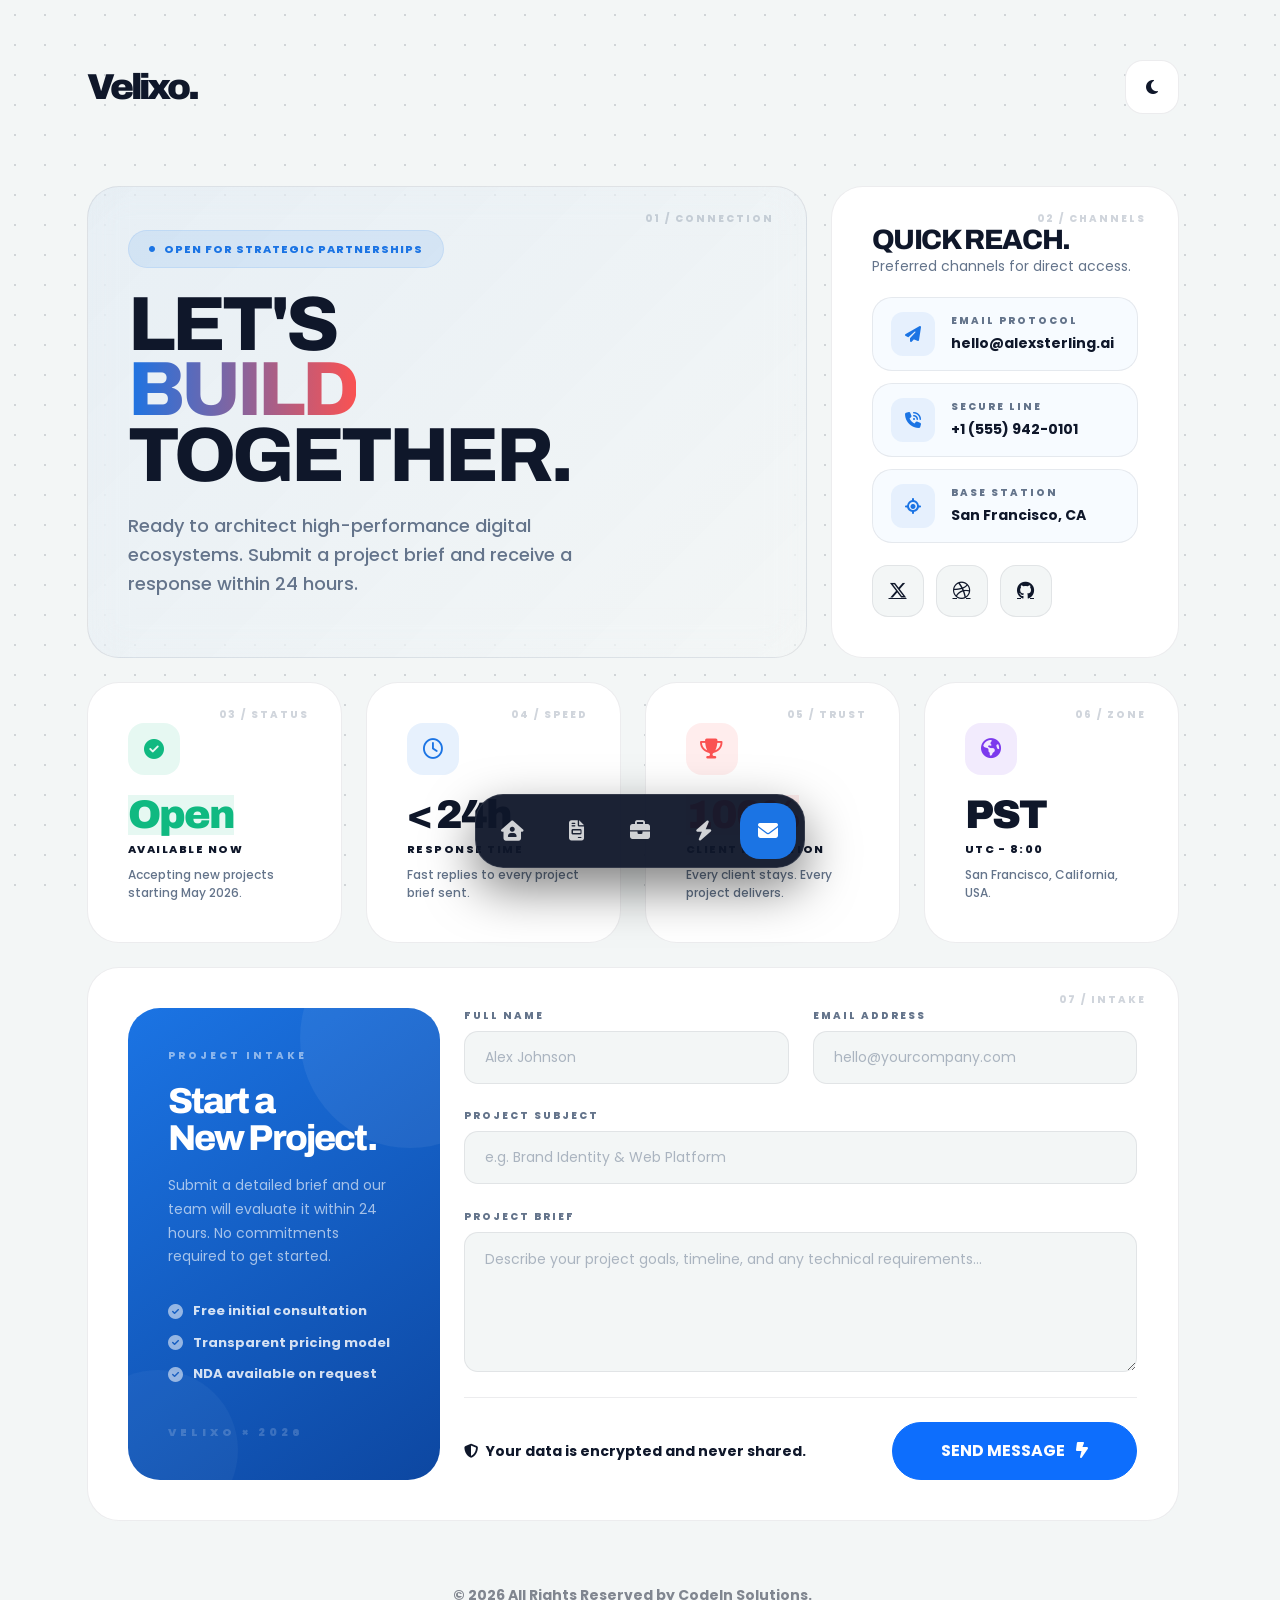
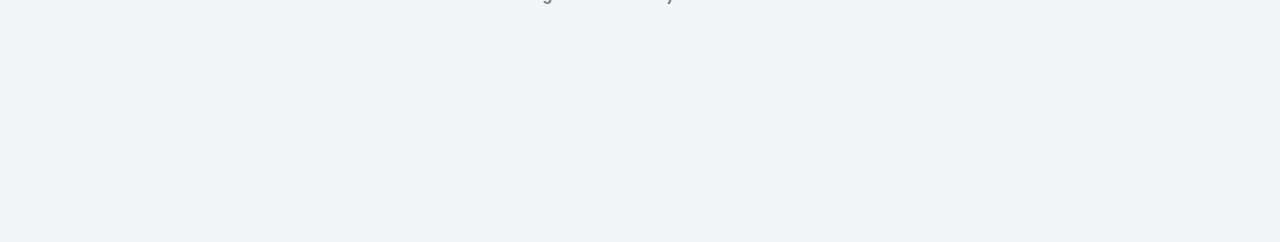
<file: contact.html>
<!DOCTYPE html>
<html lang="en">
<head>
    <meta charset="UTF-8">
    <script>if(localStorage.getItem('theme')==='dark')document.documentElement.classList.add('dark-theme');</script>
    <meta name="viewport" content="width=device-width, initial-scale=1.0">
    <title>Contact - Alex Sterling | Velixo Elite Architect</title>
    <meta name="description" content="Get in touch with Alex Sterling for elite architectural projects and technical consulting.">
    <link rel="icon" href="../assets/img/favicon.svg" type="image/svg+xml">

    <!-- CSS LIBRARIES -->
    <link rel="stylesheet" href="../assets/css/bootstrap.min.css">
    <link rel="stylesheet" href="../assets/css/fontawesome.min.css">
    <link rel="stylesheet" href="../assets/css/animate.min.css">
    <link rel="stylesheet" href="../assets/css/google-fonts.css">
    <link rel="stylesheet" href="../assets/css/main.css">
    <link href="https://fonts.googleapis.com/css2?family=Poppins:wght@400;500;700;800;900&family=Archivo:wght@300&family=Space+Grotesk:wght@300&display=swap" rel="stylesheet">
    <link rel="stylesheet" href="https://cdnjs.cloudflare.com/ajax/libs/font-awesome/6.5.2/css/all.min.css">
</head>
<body class="contact-page">

    <!-- START NAVIGATION DOCK -->
    <div class="nav-container animate__animated animate__fadeInUp">
        <nav class="nav-dock">
            <a href="index.html" class="dock-item">
                <i class="fa-solid fa-house-user"></i>
                <span>Home</span>
            </a>
            <a href="resume.html" class="dock-item">
                <i class="fa-solid fa-file-invoice"></i>
                <span>Resume</span>
            </a>
            <a href="works.html" class="dock-item">
                <i class="fa-solid fa-briefcase"></i>
                <span>Projects</span>
            </a>
            <a href="blog.html" class="dock-item">
                <i class="fa-solid fa-bolt"></i>
                <span>Feed</span>
            </a>
            <a href="contact.html" class="dock-item active">
                <i class="fa-solid fa-envelope"></i>
                <span>Contact</span>
            </a>
        </nav>
    </div>
    <!-- END NAVIGATION DOCK -->

    <div class="container bento-container">

        <!-- START HEADER -->
        <header class="d-flex justify-content-between align-items-center mb-5 animate__animated animate__fadeInDown">
            <div class="logo-text">Velixo.</div>
            <div class="controls d-flex gap-3">
                <div class="control-btn dark-toggle" id="theme-toggle">
                    <i class="fa-solid fa-moon"></i>
                </div>
            </div>
        </header>
        <!-- END HEADER -->

        <!-- START HERO SECTION -->
        <div class="bento-card card-hero wow animate__fadeInLeft">
            <span class="card-number">01 / CONNECTION</span>
            <div class="badge-status">
                <i class="fa-solid fa-circle"></i>
                Open for Strategic Partnerships
            </div>
            <h1 class="hero-title">LET'S<br><span>BUILD</span><br>TOGETHER.</h1>
            <p class="hero-desc">Ready to architect high-performance digital ecosystems. Submit a project brief and receive a response within 24 hours.</p>
        </div>
        <!-- END HERO SECTION -->

        <!-- START CHANNELS SECTION -->
        <div class="bento-card card-channels wow animate__fadeInRight">
            <span class="card-number">02 / CHANNELS</span>
            <h3 class="text-uppercase mb-1">Quick Reach.</h3>
            <p class="small text-muted mb-0">Preferred channels for direct access.</p>

            <div class="contact-reach-list">
                <div class="contact-channel-item">
                    <div class="cci-icon">
                        <i class="fa-solid fa-paper-plane"></i>
                    </div>
                    <div>
                        <span class="cci-label">Email Protocol</span>
                        <a href="mailto:hello@alexsterling.ai" class="cci-value">hello@alexsterling.ai</a>
                    </div>
                </div>
                <div class="contact-channel-item">
                    <div class="cci-icon">
                        <i class="fa-solid fa-phone-volume"></i>
                    </div>
                    <div>
                        <span class="cci-label">Secure Line</span>
                        <a href="tel:+15559420101" class="cci-value">+1 (555) 942-0101</a>
                    </div>
                </div>
                <div class="contact-channel-item">
                    <div class="cci-icon">
                        <i class="fa-solid fa-location-crosshairs"></i>
                    </div>
                    <div>
                        <span class="cci-label">Base Station</span>
                        <span class="cci-value">San Francisco, CA</span>
                    </div>
                </div>
            </div>

            <div class="social-pill mt-auto pt-2">
                <a href="#" class="social-btn"><i class="fa-brands fa-x-twitter"></i></a>
                <a href="#" class="social-btn"><i class="fa-brands fa-dribbble"></i></a>
                <a href="#" class="social-btn"><i class="fa-brands fa-github"></i></a>
            </div>
        </div>
        <!-- END CHANNELS SECTION -->

        <!-- START STATS SECTION -->
        
        <!-- Availability Card -->
        <div class="bento-card card-contact-stat wow animate__fadeInUp">
            <span class="card-number">03 / STATUS</span>
            <div class="ccs-icon ccs-green">
                <i class="fa-solid fa-circle-check"></i>
            </div>
            <div class="ccs-metric ccs-green">Open</div>
            <div class="ccs-title">Available Now</div>
            <div class="ccs-desc">Accepting new projects starting May 2026.</div>
        </div>

        <!-- Response Card -->
        <div class="bento-card card-contact-stat wow animate__fadeInUp" data-wow-delay="0.1s">
            <span class="card-number">04 / SPEED</span>
            <div class="ccs-icon ccs-blue">
                <i class="fa-regular fa-clock"></i>
            </div>
            <div class="ccs-metric">&lt; 24h</div>
            <div class="ccs-title">Response Time</div>
            <div class="ccs-desc">Fast replies to every project brief sent.</div>
        </div>

        <!-- Retention Card -->
        <div class="bento-card card-contact-stat wow animate__fadeInUp" data-wow-delay="0.2s">
            <span class="card-number">05 / TRUST</span>
            <div class="ccs-icon ccs-coral">
                <i class="fa-solid fa-trophy"></i>
            </div>
            <div class="ccs-metric ccs-coral">100%</div>
            <div class="ccs-title">Client Retention</div>
            <div class="ccs-desc">Every client stays. Every project delivers.</div>
        </div>

        <!-- Timezone Card -->
        <div class="bento-card card-contact-stat wow animate__fadeInUp" data-wow-delay="0.3s">
            <span class="card-number">06 / ZONE</span>
            <div class="ccs-icon ccs-purple">
                <i class="fa-solid fa-earth-americas"></i>
            </div>
            <div class="ccs-metric">PST</div>
            <div class="ccs-title">UTC &minus; 8:00</div>
            <div class="ccs-desc">San Francisco, California, USA.</div>
        </div>
        <!-- END STATS SECTION -->

        <!-- START INTAKE SECTION -->
        <div class="bento-card card-protocol wow animate__fadeInUp">
            <span class="card-number">07 / INTAKE</span>
            <div class="row g-0 h-100">

                <!-- Left: Intro Panel -->
                <div class="col-lg-4 mb-4 mb-lg-0 pe-lg-4">
                    <div class="form-intro-panel">
                        <div class="fip-label">Project Intake</div>
                        <h2 class="fip-title">Start a<br>New Project.</h2>
                        <p class="fip-desc">Submit a detailed brief and our team will evaluate it within 24 hours. No commitments required to get started.</p>
                        <div class="fip-checklist mt-auto">
                            <div class="fip-check-item">
                                <i class="fa-solid fa-circle-check"></i>
                                <span>Free initial consultation</span>
                            </div>
                            <div class="fip-check-item">
                                <i class="fa-solid fa-circle-check"></i>
                                <span>Transparent pricing model</span>
                            </div>
                            <div class="fip-check-item">
                                <i class="fa-solid fa-circle-check"></i>
                                <span>NDA available on request</span>
                            </div>
                        </div>
                        <div class="fip-signature">VELIXO &times; 2026</div>
                    </div>
                </div>

                <!-- Right: Form -->
                <div class="col-lg-8">
                    <form id="contact-form" class="velixo-form h-100 d-flex flex-column">
                        <div class="row g-4 flex-grow-1">
                            <div class="col-md-6">
                                <div class="vx-field">
                                    <label for="name">Full Name</label>
                                    <input type="text" id="name" class="vx-input" placeholder="Alex Johnson" required>
                                </div>
                            </div>
                            <div class="col-md-6">
                                <div class="vx-field">
                                    <label for="email">Email Address</label>
                                    <input type="email" id="email" class="vx-input" placeholder="hello@yourcompany.com" required>
                                </div>
                            </div>
                            <div class="col-12">
                                <div class="vx-field">
                                    <label for="subject">Project Subject</label>
                                    <input type="text" id="subject" class="vx-input" placeholder="e.g. Brand Identity & Web Platform" required>
                                </div>
                            </div>
                            <div class="col-12">
                                <div class="vx-field">
                                    <label for="message">Project Brief</label>
                                    <textarea id="message" class="vx-input" placeholder="Describe your project goals, timeline, and any technical requirements..." required></textarea>
                                </div>
                            </div>
                        </div>
                        <div class="d-flex align-items-center justify-content-between flex-wrap gap-3 mt-4 pt-4" style="border-top: 1px solid var(--velixo-border);">
                            <p class="small opacity-40 fw-bold mb-0">
                                <i class="fa-solid fa-shield-halved me-2"></i>Your data is encrypted and never shared.
                            </p>
                            <button type="submit" class="btn btn-primary rounded-pill px-5 py-3 fw-bold text-uppercase">
                                Send Message <i class="fa-solid fa-bolt-lightning ms-2"></i>
                            </button>
                        </div>
                    </form>
                </div>

            </div>
        </div>
        <!-- END INTAKE SECTION -->

        <!-- START FOOTER -->
        <footer class="card-footer col-12">
            <p class="small opacity-50 fw-bold">© 2026 All Rights Reserved by CodeIn Solutions.</p>
        </footer>
        <!-- END FOOTER -->

    </div>

    <!-- JS LIBRARIES -->
    <script src="../assets/js/jquery.min.js"></script>
    <script src="../assets/js/bootstrap.bundle.min.js"></script>
    <script src="../assets/js/wow.min.js"></script>
    <script src="../assets/js/main.js"></script>
</body>
</html>
</file>
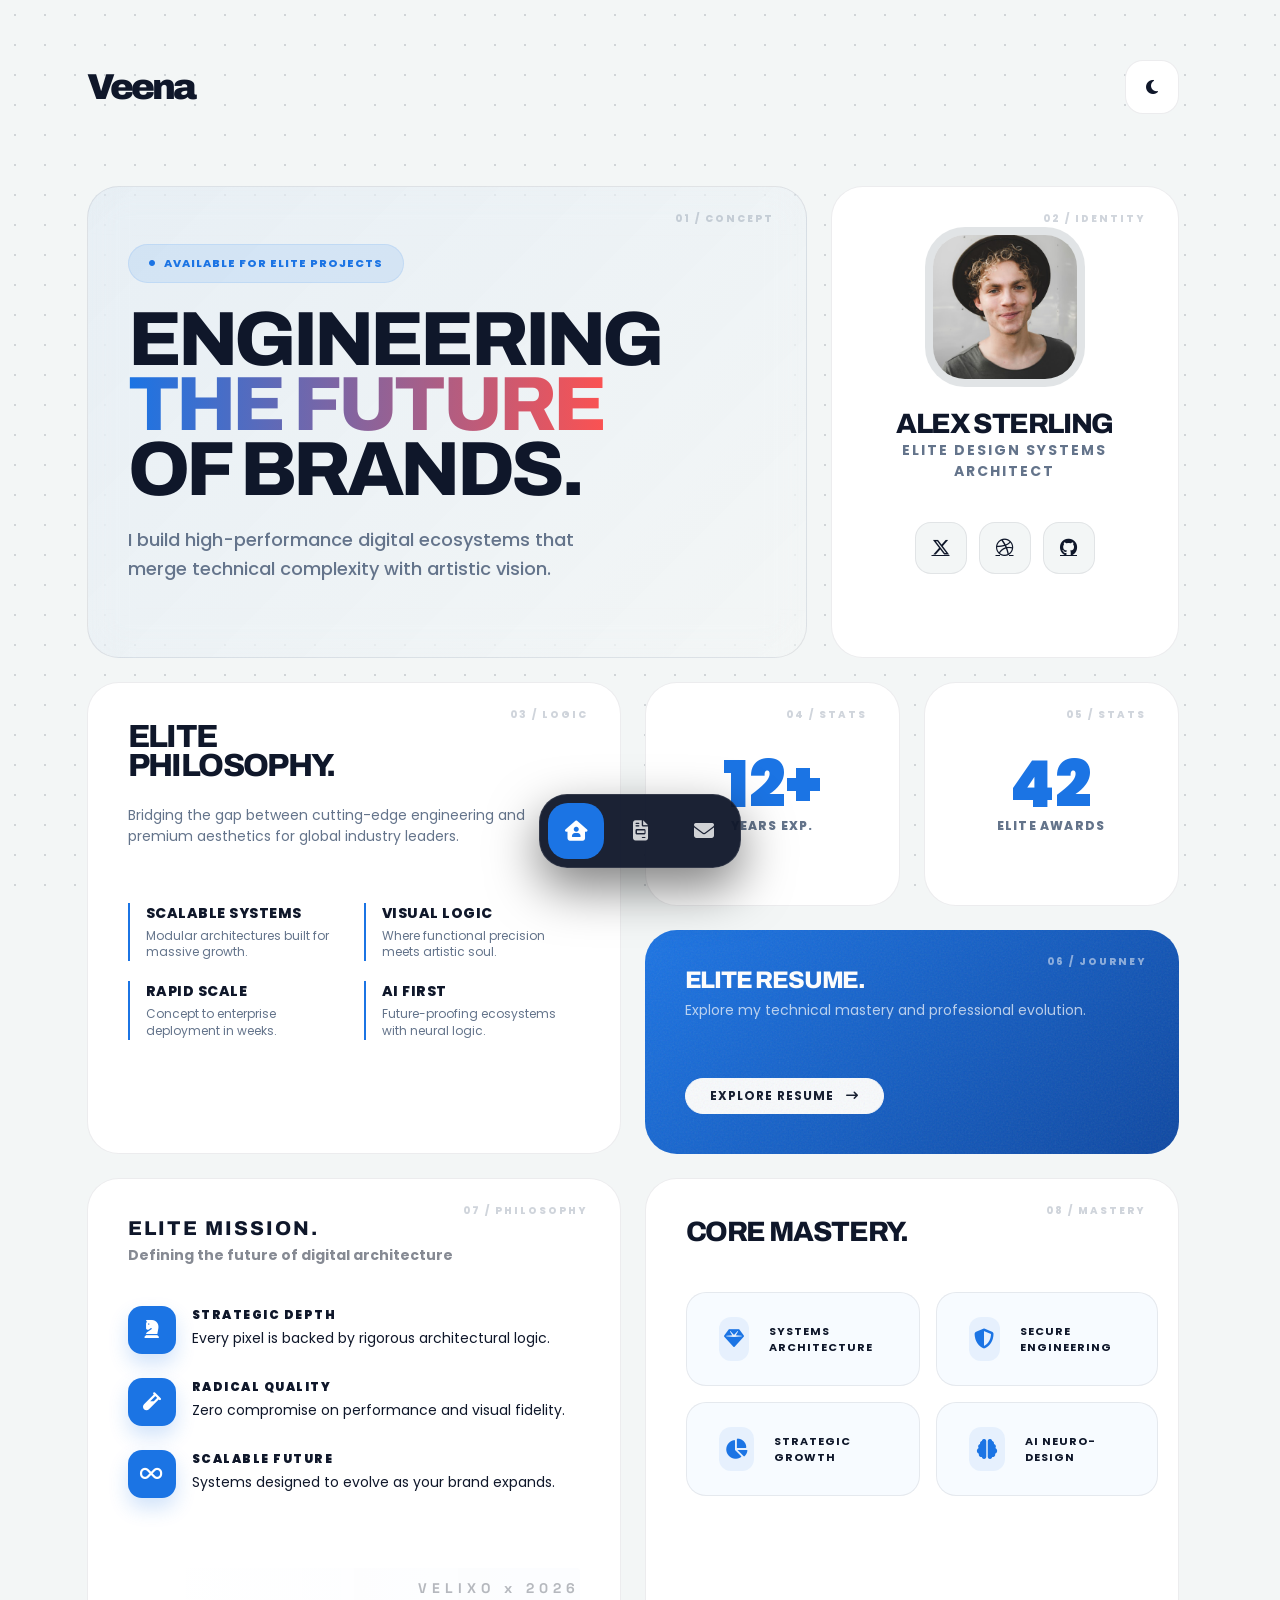
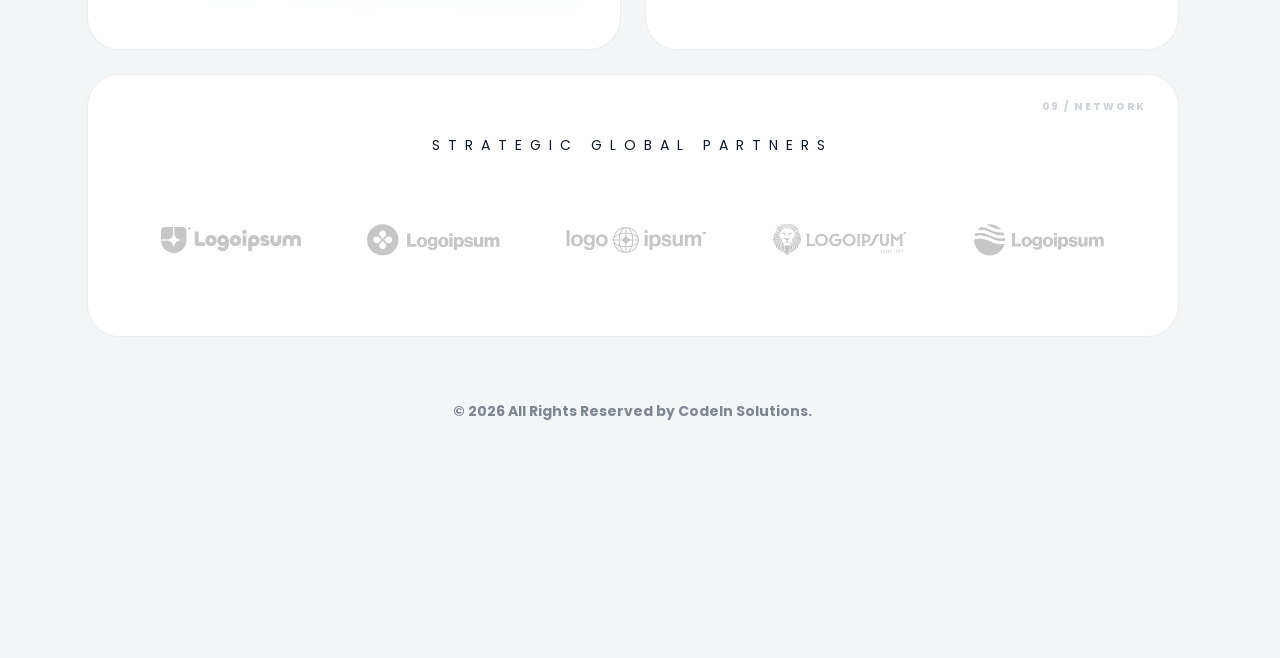
<file: indexx.html>
<!doctype html>
<html lang="en">

<head>
    <meta charset="UTF-8" />
    <script>
        if (localStorage.getItem("theme") === "dark")
            document.documentElement.classList.add("dark-theme");
    </script>
    <meta name="viewport" content="width=device-width, initial-scale=1.0" />
    <title>Veena</title>
    <meta name="description" content="Premium portfolio of Alex Sterling, an Elite Design Systems Architect." />
    <link rel="icon" href="../assets/img/favicon.svg" type="image/svg+xml" />

    <!-- CSS LIBRARIES -->
    <link rel="stylesheet" href="../assets/css/bootstrap.min.css" />
    <link rel="stylesheet" href="../assets/css/fontawesome.min.css" />
    <link rel="stylesheet" href="../assets/css/animate.min.css" />
    <link rel="stylesheet" href="../assets/css/google-fonts.css" />
    <link rel="stylesheet" href="../assets/css/main.css" />
    <link href="https://fonts.googleapis.com/css2?family=Poppins:wght@400;500;700;800;900&family=Archivo:wght@300&family=Space+Grotesk:wght@300&display=swap" rel="stylesheet">
    <link rel="stylesheet" href="https://cdnjs.cloudflare.com/ajax/libs/font-awesome/6.5.2/css/all.min.css">
</head>

<body>
    <!-- START NAVIGATION DOCK -->
    <div class="nav-container animate__animated animate__fadeInUp">
        <nav class="nav-dock">
            <a href="index.html" class="dock-item active">
          <i class="fa-solid fa-house-user"></i>
          <span>Home</span>
        </a>
            <a href="resume.html" class="dock-item">
          <i class="fa-solid fa-file-invoice"></i>
          <span>Resume</span>
        </a>
            <!-- <a href="works.html" class="dock-item">
          <i class="fa-solid fa-briefcase"></i>
          <span>Projects</span>
        </a> -->
            <!-- <a href="blog.html" class="dock-item">
          <i class="fa-solid fa-bolt"></i>
          <span>Feed</span>
        </a> -->
            <a href="contact.html" class="dock-item">
          <i class="fa-solid fa-envelope"></i>
          <span>Contact</span>
        </a>
        </nav>
    </div>
    <!-- END NAVIGATION DOCK -->

    <div class="container bento-container">
        <!-- START HEADER -->
        <header class="d-flex justify-content-between align-items-center mb-5 animate__animated animate__fadeInDown">
            <div class="logo-text">Veena</div>
            <div class="controls d-flex gap-3">
                <div class="control-btn dark-toggle" id="theme-toggle">
                    <i class="fa-solid fa-moon"></i>
                </div>
            </div>
        </header>
        <!-- END HEADER -->

        <!-- START HERO SECTION -->
        <div class="bento-card card-hero wow animate__fadeInLeft">
            <span class="card-number">01 / CONCEPT</span>
            <div class="badge-status">
                <i class="fa-solid fa-circle"></i> Available for elite projects
            </div>
            <h1 class="hero-title">
                ENGINEERING<br /><span>THE FUTURE</span><br />OF BRANDS.
            </h1>
            <p class="hero-desc">
                I build high-performance digital ecosystems that merge technical complexity with artistic vision.
            </p>
        </div>
        <!-- END HERO SECTION -->

        <!-- START PROFILE SECTION -->
        <div class="bento-card card-profile wow animate__fadeInRight">
            <span class="card-number">02 / IDENTITY</span>
            <div class="avatar-box">
                <img src="../assets/img/avatar-1.jpg" alt="Alex Sterling" />
            </div>
            <h3 class="mb-1 text-uppercase">Alex Sterling</h3>
            <p class="text-muted small fw-bold text-uppercase">
                Elite Design Systems Architect
            </p>

            <div class="social-pill">
                <a href="#" class="social-btn"><i class="fa-brands fa-x-twitter"></i
          ></a>
                <a href="#" class="social-btn"><i class="fa-brands fa-dribbble"></i
          ></a>
                <a href="#" class="social-btn"><i class="fa-brands fa-github"></i></a>
            </div>
        </div>
        <!-- END PROFILE SECTION -->

        <!-- START ABOUT SECTION -->
        <div class="bento-card card-about wow animate__fadeInUp">
            <span class="card-number">03 / LOGIC</span>
            <h2 class="text-uppercase">Elite<br />Philosophy.</h2>
            <p class="text-muted small mb-4">
                Bridging the gap between cutting-edge engineering and premium aesthetics for global industry leaders.
            </p>

            <div class="pillar-grid">
                <div class="pillar-item">
                    <div class="pillar-title">Scalable Systems</div>
                    <p class="pill-text">
                        Modular architectures built for massive growth.
                    </p>
                </div>
                <div class="pillar-item">
                    <div class="pillar-title">Visual Logic</div>
                    <p class="pill-text">
                        Where functional precision meets artistic soul.
                    </p>
                </div>
                <div class="pillar-item">
                    <div class="pillar-title">Rapid Scale</div>
                    <p class="pill-text">Concept to enterprise deployment in weeks.</p>
                </div>
                <div class="pillar-item">
                    <div class="pillar-title">AI First</div>
                    <p class="pill-text">
                        Future-proofing ecosystems with neural logic.
                    </p>
                </div>
            </div>
        </div>
        <!-- END ABOUT SECTION -->

        <!-- START STATS SECTION -->
        <div class="bento-card card-skills wow animate__zoomIn" data-wow-delay="0.1s">
            <span class="card-number">04 / STATS</span>
            <div class="stat-item">
                <span class="stat-num">12+</span>
                <span class="stat-label d-block">Years Exp.</span>
            </div>
        </div>
        <div class="bento-card card-skills wow animate__zoomIn" data-wow-delay="0.2s">
            <span class="card-number">05 / STATS</span>
            <div class="stat-item">
                <span class="stat-num">42</span>
                <span class="stat-label d-block">Elite Awards</span>
            </div>
        </div>
        <!-- END STATS SECTION -->

        <!-- START RESUME SECTION -->
        <div class="bento-card card-resume wow animate__fadeInUp">
            <span class="card-number">06 / JOURNEY</span>
            <h3 class="text-uppercase mb-2">Elite Resume.</h3>
            <p class="small mb-4">
                Explore my technical mastery and professional evolution.
            </p>
            <div class="mt-auto">
                <a href="resume.html" class="btn btn-light rounded-pill px-4 py-2 fw-bold text-uppercase">
            Explore Resume <i class="fa-solid fa-arrow-right-long ms-2"></i>
          </a>
            </div>
        </div>
        <!-- END RESUME SECTION -->

        <!-- START MISSION SECTION -->
        <div class="bento-card card-hub wow animate__fadeInUp">
            <span class="card-number">07 / PHILOSOPHY</span>

            <div class="mission-header mb-4">
                <h3 class="text-uppercase">Elite Mission.</h3>
                <p class="small opacity-50 fw-bold">
                    Defining the future of digital architecture
                </p>
            </div>

            <div class="value-stack w-100">
                <div class="value-item d-flex align-items-start gap-3 mb-4">
                    <div class="value-icon">
                        <i class="fa-solid fa-chess-knight"></i>
                    </div>
                    <div>
                        <div class="value-title">STRATEGIC DEPTH</div>
                        <p class="small opacity-60 mb-0">
                            Every pixel is backed by rigorous architectural logic.
                        </p>
                    </div>
                </div>

                <div class="value-item d-flex align-items-start gap-3 mb-4">
                    <div class="value-icon"><i class="fa-solid fa-vial"></i></div>
                    <div>
                        <div class="value-title">RADICAL QUALITY</div>
                        <p class="small opacity-60 mb-0">
                            Zero compromise on performance and visual fidelity.
                        </p>
                    </div>
                </div>

                <div class="value-item d-flex align-items-start gap-3">
                    <div class="value-icon"><i class="fa-solid fa-infinity"></i></div>
                    <div>
                        <div class="value-title">SCALABLE FUTURE</div>
                        <p class="small opacity-60 mb-0">
                            Systems designed to evolve as your brand expands.
                        </p>
                    </div>
                </div>
            </div>

            <div class="hub-footer mt-auto w-100">
                <div class="signature-text">VELIXO x 2026</div>
            </div>
        </div>
        <!-- END MISSION SECTION -->

        <!-- START SERVICES SECTION -->
        <div class="bento-card card-services wow animate__fadeInUp">
            <span class="card-number">08 / MASTERY</span>
            <h3 class="text-uppercase mb-4">Core Mastery.</h3>
            <div class="expertise-list">
                <div class="expertise-item">
                    <i class="fa-solid fa-gem"></i>
                    <span class="fw-bold text-uppercase">Systems Architecture</span>
                </div>
                <div class="expertise-item">
                    <i class="fa-solid fa-shield-halved"></i>
                    <span class="fw-bold text-uppercase">Secure Engineering</span>
                </div>
                <div class="expertise-item">
                    <i class="fa-solid fa-chart-pie"></i>
                    <span class="fw-bold text-uppercase">Strategic Growth</span>
                </div>
                <div class="expertise-item">
                    <i class="fa-solid fa-brain"></i>
                    <span class="fw-bold text-uppercase">AI Neuro-Design</span>
                </div>
            </div>
        </div>
        <!-- END SERVICES SECTION -->

        <!-- START CLIENTS SECTION -->
        <div class="bento-card card-clients wow animate__fadeInUp">
            <span class="card-number">09 / NETWORK</span>
            <p class="small text-uppercase fw-black opacity-30 mb-5">
                Strategic Global Partners
            </p>
            <div class="client-grid">
                <div class="client-item">
                    <img src="../assets/img/logo-ipsum-1.png" class="client-logo" alt="Partner 1" />
                </div>
                <div class="client-item">
                    <img src="../assets/img/logo-ipsum-2.png" class="client-logo" alt="Partner 2" />
                </div>
                <div class="client-item">
                    <img src="../assets/img/logo-ipsum-3.png" class="client-logo" alt="Partner 3" />
                </div>
                <div class="client-item">
                    <img src="../assets/img/logo-ipsum-4.png" class="client-logo" alt="Partner 4" />
                </div>
                <div class="client-item">
                    <img src="../assets/img/logo-ipsum-5.png" class="client-logo" alt="Partner 5" />
                </div>
            </div>
        </div>
        <!-- END CLIENTS SECTION -->

        <!-- START FOOTER -->
        <footer class="card-footer">
            <p class="small opacity-50 fw-bold">
                © 2026 All Rights Reserved by CodeIn Solutions.
            </p>
        </footer>
        <!-- END FOOTER -->
    </div>

    <!-- JS LIBRARIES -->
    <script src="../assets/js/jquery.min.js"></script>
    <script src="../assets/js/bootstrap.bundle.min.js"></script>
    <script src="../assets/js/wow.min.js"></script>
    <script src="../assets/js/main.js"></script>
</body>

</html>
</file>
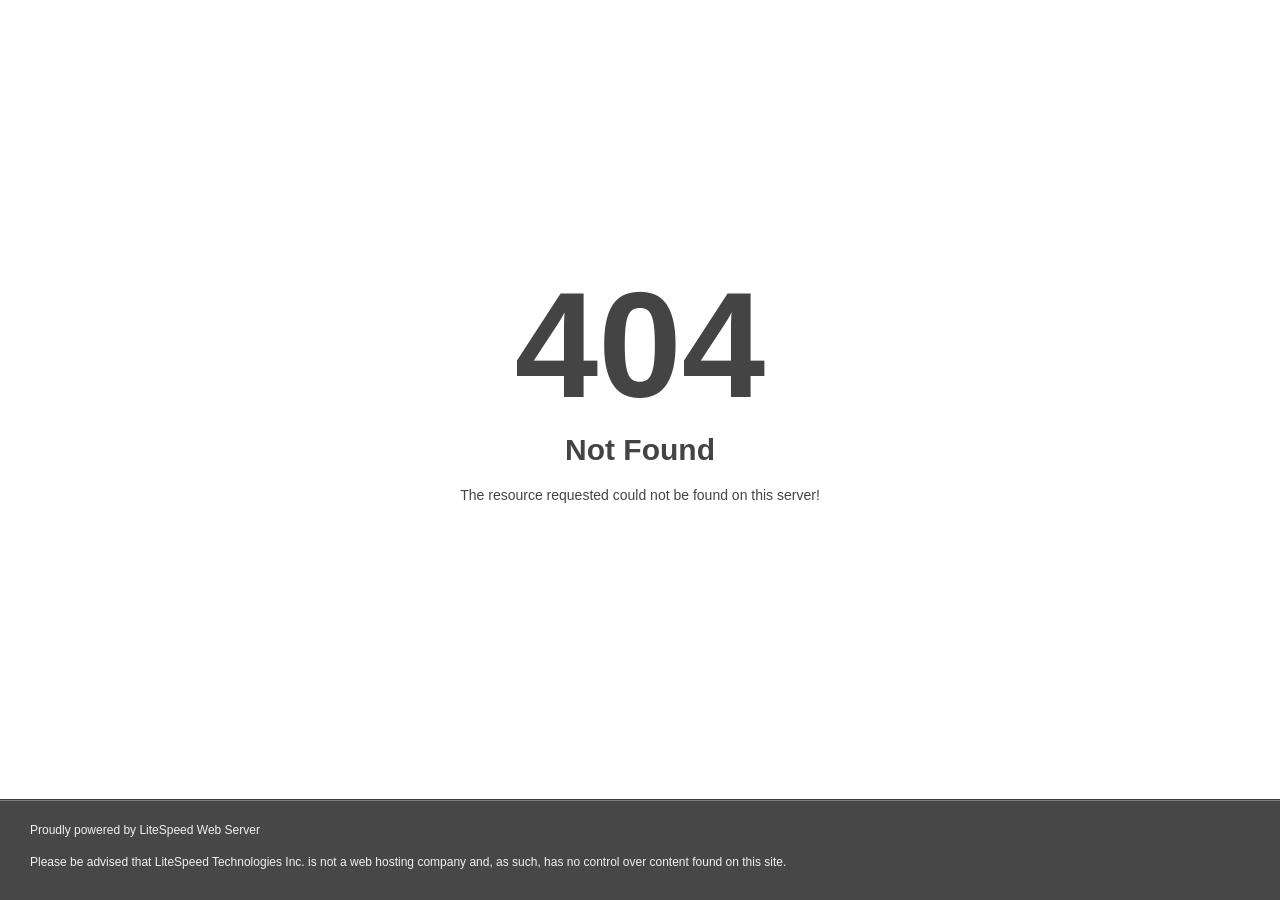
<file: public/main/img/preloader.html>
<!DOCTYPE html>
<html style="height:100%">
<head>
<meta name="viewport" content="width=device-width, initial-scale=1, shrink-to-fit=no" />
<title> 404 Not Found
</title><style>@media (prefers-color-scheme:dark){body{background-color:#000!important}}</style></head>
<body style="color: #444; margin:0;font: normal 14px/20px Arial, Helvetica, sans-serif; height:100%; background-color: #fff;">
<div style="height:auto; min-height:100%; ">     <div style="text-align: center; width:800px; margin-left: -400px; position:absolute; top: 30%; left:50%;">
        <h1 style="margin:0; font-size:150px; line-height:150px; font-weight:bold;">404</h1>
<h2 style="margin-top:20px;font-size: 30px;">Not Found
</h2>
<p>The resource requested could not be found on this server!</p>
</div></div><div style="color:#f0f0f0; font-size:12px;margin:auto;padding:0px 30px 0px 30px;position:relative;clear:both;height:100px;margin-top:-101px;background-color:#474747;border-top: 1px solid rgba(0,0,0,0.15);box-shadow: 0 1px 0 rgba(255, 255, 255, 0.3) inset;">
<br>Proudly powered by LiteSpeed Web Server<p>Please be advised that LiteSpeed Technologies Inc. is not a web hosting company and, as such, has no control over content found on this site.</p></div></body></html>
</file>
<file: assets/css/google-fonts.css>
/* vietnamese */

@font-face {
    font-family: 'Archivo';
    font-style: normal;
    font-weight: 300;
    font-stretch: 100%;
    font-display: swap;
    src: url(../fonts/archivo-vietnamese-300.woff2) format('woff2');
    unicode-range: U+0102-0103, U+0110-0111, U+0128-0129, U+0168-0169, U+01A0-01A1, U+01AF-01B0, U+0300-0301, U+0303-0304, U+0308-0309, U+0323, U+0329, U+1EA0-1EF9, U+20AB;
}

/* latin-ext */

@font-face {
    font-family: 'Archivo';
    font-style: normal;
    font-weight: 300;
    font-stretch: 100%;
    font-display: swap;
    src: url(../fonts/archivo-latin-ext-300.woff2) format('woff2');
    unicode-range: U+0100-02BA, U+02BD-02C5, U+02C7-02CC, U+02CE-02D7, U+02DD-02FF, U+0304, U+0308, U+0329, U+1D00-1DBF, U+1E00-1E9F, U+1EF2-1EFF, U+2020, U+20A0-20AB, U+20AD-20C0, U+2113, U+2C60-2C7F, U+A720-A7FF;
}

/* latin */

@font-face {
    font-family: 'Archivo';
    font-style: normal;
    font-weight: 300;
    font-stretch: 100%;
    font-display: swap;
    src: url(../fonts/archivo-latin-300.woff2) format('woff2');
    unicode-range: U+0000-00FF, U+0131, U+0152-0153, U+02BB-02BC, U+02C6, U+02DA, U+02DC, U+0304, U+0308, U+0329, U+2000-206F, U+20AC, U+2122, U+2191, U+2193, U+2212, U+2215, U+FEFF, U+FFFD;
}

/* vietnamese */

@font-face {
    font-family: 'Archivo';
    font-style: normal;
    font-weight: 400;
    font-stretch: 100%;
    font-display: swap;
    src: url(../fonts/archivo-vietnamese-300.woff2) format('woff2');
    unicode-range: U+0102-0103, U+0110-0111, U+0128-0129, U+0168-0169, U+01A0-01A1, U+01AF-01B0, U+0300-0301, U+0303-0304, U+0308-0309, U+0323, U+0329, U+1EA0-1EF9, U+20AB;
}

/* latin-ext */

@font-face {
    font-family: 'Archivo';
    font-style: normal;
    font-weight: 400;
    font-stretch: 100%;
    font-display: swap;
    src: url(../fonts/archivo-latin-ext-300.woff2) format('woff2');
    unicode-range: U+0100-02BA, U+02BD-02C5, U+02C7-02CC, U+02CE-02D7, U+02DD-02FF, U+0304, U+0308, U+0329, U+1D00-1DBF, U+1E00-1E9F, U+1EF2-1EFF, U+2020, U+20A0-20AB, U+20AD-20C0, U+2113, U+2C60-2C7F, U+A720-A7FF;
}

/* latin */

@font-face {
    font-family: 'Archivo';
    font-style: normal;
    font-weight: 400;
    font-stretch: 100%;
    font-display: swap;
    src: url(../fonts/archivo-latin-300.woff2) format('woff2');
    unicode-range: U+0000-00FF, U+0131, U+0152-0153, U+02BB-02BC, U+02C6, U+02DA, U+02DC, U+0304, U+0308, U+0329, U+2000-206F, U+20AC, U+2122, U+2191, U+2193, U+2212, U+2215, U+FEFF, U+FFFD;
}

/* vietnamese */

@font-face {
    font-family: 'Archivo';
    font-style: normal;
    font-weight: 500;
    font-stretch: 100%;
    font-display: swap;
    src: url(../fonts/archivo-vietnamese-300.woff2) format('woff2');
    unicode-range: U+0102-0103, U+0110-0111, U+0128-0129, U+0168-0169, U+01A0-01A1, U+01AF-01B0, U+0300-0301, U+0303-0304, U+0308-0309, U+0323, U+0329, U+1EA0-1EF9, U+20AB;
}

/* latin-ext */

@font-face {
    font-family: 'Archivo';
    font-style: normal;
    font-weight: 500;
    font-stretch: 100%;
    font-display: swap;
    src: url(../fonts/archivo-latin-ext-300.woff2) format('woff2');
    unicode-range: U+0100-02BA, U+02BD-02C5, U+02C7-02CC, U+02CE-02D7, U+02DD-02FF, U+0304, U+0308, U+0329, U+1D00-1DBF, U+1E00-1E9F, U+1EF2-1EFF, U+2020, U+20A0-20AB, U+20AD-20C0, U+2113, U+2C60-2C7F, U+A720-A7FF;
}

/* latin */

@font-face {
    font-family: 'Archivo';
    font-style: normal;
    font-weight: 500;
    font-stretch: 100%;
    font-display: swap;
    src: url(../fonts/archivo-latin-300.woff2) format('woff2');
    unicode-range: U+0000-00FF, U+0131, U+0152-0153, U+02BB-02BC, U+02C6, U+02DA, U+02DC, U+0304, U+0308, U+0329, U+2000-206F, U+20AC, U+2122, U+2191, U+2193, U+2212, U+2215, U+FEFF, U+FFFD;
}

/* vietnamese */

@font-face {
    font-family: 'Archivo';
    font-style: normal;
    font-weight: 600;
    font-stretch: 100%;
    font-display: swap;
    src: url(../fonts/archivo-vietnamese-300.woff2) format('woff2');
    unicode-range: U+0102-0103, U+0110-0111, U+0128-0129, U+0168-0169, U+01A0-01A1, U+01AF-01B0, U+0300-0301, U+0303-0304, U+0308-0309, U+0323, U+0329, U+1EA0-1EF9, U+20AB;
}

/* latin-ext */

@font-face {
    font-family: 'Archivo';
    font-style: normal;
    font-weight: 600;
    font-stretch: 100%;
    font-display: swap;
    src: url(../fonts/archivo-latin-ext-300.woff2) format('woff2');
    unicode-range: U+0100-02BA, U+02BD-02C5, U+02C7-02CC, U+02CE-02D7, U+02DD-02FF, U+0304, U+0308, U+0329, U+1D00-1DBF, U+1E00-1E9F, U+1EF2-1EFF, U+2020, U+20A0-20AB, U+20AD-20C0, U+2113, U+2C60-2C7F, U+A720-A7FF;
}

/* latin */

@font-face {
    font-family: 'Archivo';
    font-style: normal;
    font-weight: 600;
    font-stretch: 100%;
    font-display: swap;
    src: url(../fonts/archivo-latin-300.woff2) format('woff2');
    unicode-range: U+0000-00FF, U+0131, U+0152-0153, U+02BB-02BC, U+02C6, U+02DA, U+02DC, U+0304, U+0308, U+0329, U+2000-206F, U+20AC, U+2122, U+2191, U+2193, U+2212, U+2215, U+FEFF, U+FFFD;
}

/* vietnamese */

@font-face {
    font-family: 'Archivo';
    font-style: normal;
    font-weight: 700;
    font-stretch: 100%;
    font-display: swap;
    src: url(../fonts/archivo-vietnamese-300.woff2) format('woff2');
    unicode-range: U+0102-0103, U+0110-0111, U+0128-0129, U+0168-0169, U+01A0-01A1, U+01AF-01B0, U+0300-0301, U+0303-0304, U+0308-0309, U+0323, U+0329, U+1EA0-1EF9, U+20AB;
}

/* latin-ext */

@font-face {
    font-family: 'Archivo';
    font-style: normal;
    font-weight: 700;
    font-stretch: 100%;
    font-display: swap;
    src: url(../fonts/archivo-latin-ext-300.woff2) format('woff2');
    unicode-range: U+0100-02BA, U+02BD-02C5, U+02C7-02CC, U+02CE-02D7, U+02DD-02FF, U+0304, U+0308, U+0329, U+1D00-1DBF, U+1E00-1E9F, U+1EF2-1EFF, U+2020, U+20A0-20AB, U+20AD-20C0, U+2113, U+2C60-2C7F, U+A720-A7FF;
}

/* latin */

@font-face {
    font-family: 'Archivo';
    font-style: normal;
    font-weight: 700;
    font-stretch: 100%;
    font-display: swap;
    src: url(../fonts/archivo-latin-300.woff2) format('woff2');
    unicode-range: U+0000-00FF, U+0131, U+0152-0153, U+02BB-02BC, U+02C6, U+02DA, U+02DC, U+0304, U+0308, U+0329, U+2000-206F, U+20AC, U+2122, U+2191, U+2193, U+2212, U+2215, U+FEFF, U+FFFD;
}

/* vietnamese */

@font-face {
    font-family: 'Archivo';
    font-style: normal;
    font-weight: 900;
    font-stretch: 100%;
    font-display: swap;
    src: url(../fonts/archivo-vietnamese-300.woff2) format('woff2');
    unicode-range: U+0102-0103, U+0110-0111, U+0128-0129, U+0168-0169, U+01A0-01A1, U+01AF-01B0, U+0300-0301, U+0303-0304, U+0308-0309, U+0323, U+0329, U+1EA0-1EF9, U+20AB;
}

/* latin-ext */

@font-face {
    font-family: 'Archivo';
    font-style: normal;
    font-weight: 900;
    font-stretch: 100%;
    font-display: swap;
    src: url(../fonts/archivo-latin-ext-300.woff2) format('woff2');
    unicode-range: U+0100-02BA, U+02BD-02C5, U+02C7-02CC, U+02CE-02D7, U+02DD-02FF, U+0304, U+0308, U+0329, U+1D00-1DBF, U+1E00-1E9F, U+1EF2-1EFF, U+2020, U+20A0-20AB, U+20AD-20C0, U+2113, U+2C60-2C7F, U+A720-A7FF;
}

/* latin */

@font-face {
    font-family: 'Archivo';
    font-style: normal;
    font-weight: 900;
    font-stretch: 100%;
    font-display: swap;
    src: url(../fonts/archivo-latin-300.woff2) format('woff2');
    unicode-range: U+0000-00FF, U+0131, U+0152-0153, U+02BB-02BC, U+02C6, U+02DA, U+02DC, U+0304, U+0308, U+0329, U+2000-206F, U+20AC, U+2122, U+2191, U+2193, U+2212, U+2215, U+FEFF, U+FFFD;
}

/* devanagari */

@font-face {
    font-family: 'Poppins';
    font-style: normal;
    font-weight: 300;
    font-display: swap;
    src: url(../fonts/poppins-vietnamese-300.woff2) format('woff2');
    unicode-range: U+0900-097F, U+1CD0-1CF9, U+200C-200D, U+20A8, U+20B9, U+20F0, U+25CC, U+A830-A839, U+A8E0-A8FF, U+11B00-11B09;
}

/* latin-ext */

@font-face {
    font-family: 'Poppins';
    font-style: normal;
    font-weight: 300;
    font-display: swap;
    src: url(../fonts/poppins-vietnamese-300-2.woff2) format('woff2');
    unicode-range: U+0100-02BA, U+02BD-02C5, U+02C7-02CC, U+02CE-02D7, U+02DD-02FF, U+0304, U+0308, U+0329, U+1D00-1DBF, U+1E00-1E9F, U+1EF2-1EFF, U+2020, U+20A0-20AB, U+20AD-20C0, U+2113, U+2C60-2C7F, U+A720-A7FF;
}

/* latin */

@font-face {
    font-family: 'Poppins';
    font-style: normal;
    font-weight: 300;
    font-display: swap;
    src: url(../fonts/poppins-latin-300.woff2) format('woff2');
    unicode-range: U+0000-00FF, U+0131, U+0152-0153, U+02BB-02BC, U+02C6, U+02DA, U+02DC, U+0304, U+0308, U+0329, U+2000-206F, U+20AC, U+2122, U+2191, U+2193, U+2212, U+2215, U+FEFF, U+FFFD;
}

/* devanagari */

@font-face {
    font-family: 'Poppins';
    font-style: normal;
    font-weight: 400;
    font-display: swap;
    src: url(../fonts/poppins-devanagari-400.woff2) format('woff2');
    unicode-range: U+0900-097F, U+1CD0-1CF9, U+200C-200D, U+20A8, U+20B9, U+20F0, U+25CC, U+A830-A839, U+A8E0-A8FF, U+11B00-11B09;
}

/* latin-ext */

@font-face {
    font-family: 'Poppins';
    font-style: normal;
    font-weight: 400;
    font-display: swap;
    src: url(../fonts/poppins-latin-ext-400.woff2) format('woff2');
    unicode-range: U+0100-02BA, U+02BD-02C5, U+02C7-02CC, U+02CE-02D7, U+02DD-02FF, U+0304, U+0308, U+0329, U+1D00-1DBF, U+1E00-1E9F, U+1EF2-1EFF, U+2020, U+20A0-20AB, U+20AD-20C0, U+2113, U+2C60-2C7F, U+A720-A7FF;
}

/* latin */

@font-face {
    font-family: 'Poppins';
    font-style: normal;
    font-weight: 400;
    font-display: swap;
    src: url(../fonts/poppins-latin-400.woff2) format('woff2');
    unicode-range: U+0000-00FF, U+0131, U+0152-0153, U+02BB-02BC, U+02C6, U+02DA, U+02DC, U+0304, U+0308, U+0329, U+2000-206F, U+20AC, U+2122, U+2191, U+2193, U+2212, U+2215, U+FEFF, U+FFFD;
}

/* devanagari */

@font-face {
    font-family: 'Poppins';
    font-style: normal;
    font-weight: 500;
    font-display: swap;
    src: url(../fonts/poppins-vietnamese-500.woff2) format('woff2');
    unicode-range: U+0900-097F, U+1CD0-1CF9, U+200C-200D, U+20A8, U+20B9, U+20F0, U+25CC, U+A830-A839, U+A8E0-A8FF, U+11B00-11B09;
}

/* latin-ext */

@font-face {
    font-family: 'Poppins';
    font-style: normal;
    font-weight: 500;
    font-display: swap;
    src: url(../fonts/poppins-vietnamese-500-2.woff2) format('woff2');
    unicode-range: U+0100-02BA, U+02BD-02C5, U+02C7-02CC, U+02CE-02D7, U+02DD-02FF, U+0304, U+0308, U+0329, U+1D00-1DBF, U+1E00-1E9F, U+1EF2-1EFF, U+2020, U+20A0-20AB, U+20AD-20C0, U+2113, U+2C60-2C7F, U+A720-A7FF;
}

/* latin */

@font-face {
    font-family: 'Poppins';
    font-style: normal;
    font-weight: 500;
    font-display: swap;
    src: url(../fonts/poppins-latin-500.woff2) format('woff2');
    unicode-range: U+0000-00FF, U+0131, U+0152-0153, U+02BB-02BC, U+02C6, U+02DA, U+02DC, U+0304, U+0308, U+0329, U+2000-206F, U+20AC, U+2122, U+2191, U+2193, U+2212, U+2215, U+FEFF, U+FFFD;
}

/* devanagari */

@font-face {
    font-family: 'Poppins';
    font-style: normal;
    font-weight: 600;
    font-display: swap;
    src: url(../fonts/poppins-vietnamese-600.woff2) format('woff2');
    unicode-range: U+0900-097F, U+1CD0-1CF9, U+200C-200D, U+20A8, U+20B9, U+20F0, U+25CC, U+A830-A839, U+A8E0-A8FF, U+11B00-11B09;
}

/* latin-ext */

@font-face {
    font-family: 'Poppins';
    font-style: normal;
    font-weight: 600;
    font-display: swap;
    src: url(../fonts/poppins-vietnamese-600-2.woff2) format('woff2');
    unicode-range: U+0100-02BA, U+02BD-02C5, U+02C7-02CC, U+02CE-02D7, U+02DD-02FF, U+0304, U+0308, U+0329, U+1D00-1DBF, U+1E00-1E9F, U+1EF2-1EFF, U+2020, U+20A0-20AB, U+20AD-20C0, U+2113, U+2C60-2C7F, U+A720-A7FF;
}

/* latin */

@font-face {
    font-family: 'Poppins';
    font-style: normal;
    font-weight: 600;
    font-display: swap;
    src: url(../fonts/poppins-latin-600.woff2) format('woff2');
    unicode-range: U+0000-00FF, U+0131, U+0152-0153, U+02BB-02BC, U+02C6, U+02DA, U+02DC, U+0304, U+0308, U+0329, U+2000-206F, U+20AC, U+2122, U+2191, U+2193, U+2212, U+2215, U+FEFF, U+FFFD;
}

/* devanagari */

@font-face {
    font-family: 'Poppins';
    font-style: normal;
    font-weight: 700;
    font-display: swap;
    src: url(../fonts/poppins-vietnamese-700.woff2) format('woff2');
    unicode-range: U+0900-097F, U+1CD0-1CF9, U+200C-200D, U+20A8, U+20B9, U+20F0, U+25CC, U+A830-A839, U+A8E0-A8FF, U+11B00-11B09;
}

/* latin-ext */

@font-face {
    font-family: 'Poppins';
    font-style: normal;
    font-weight: 700;
    font-display: swap;
    src: url(../fonts/poppins-vietnamese-700-2.woff2) format('woff2');
    unicode-range: U+0100-02BA, U+02BD-02C5, U+02C7-02CC, U+02CE-02D7, U+02DD-02FF, U+0304, U+0308, U+0329, U+1D00-1DBF, U+1E00-1E9F, U+1EF2-1EFF, U+2020, U+20A0-20AB, U+20AD-20C0, U+2113, U+2C60-2C7F, U+A720-A7FF;
}

/* latin */

@font-face {
    font-family: 'Poppins';
    font-style: normal;
    font-weight: 700;
    font-display: swap;
    src: url(../fonts/poppins-latin-700.woff2) format('woff2');
    unicode-range: U+0000-00FF, U+0131, U+0152-0153, U+02BB-02BC, U+02C6, U+02DA, U+02DC, U+0304, U+0308, U+0329, U+2000-206F, U+20AC, U+2122, U+2191, U+2193, U+2212, U+2215, U+FEFF, U+FFFD;
}

/* devanagari */

@font-face {
    font-family: 'Poppins';
    font-style: normal;
    font-weight: 800;
    font-display: swap;
    src: url(../fonts/poppins-vietnamese-800.woff2) format('woff2');
    unicode-range: U+0900-097F, U+1CD0-1CF9, U+200C-200D, U+20A8, U+20B9, U+20F0, U+25CC, U+A830-A839, U+A8E0-A8FF, U+11B00-11B09;
}

/* latin-ext */

@font-face {
    font-family: 'Poppins';
    font-style: normal;
    font-weight: 800;
    font-display: swap;
    src: url(../fonts/poppins-vietnamese-800-2.woff2) format('woff2');
    unicode-range: U+0100-02BA, U+02BD-02C5, U+02C7-02CC, U+02CE-02D7, U+02DD-02FF, U+0304, U+0308, U+0329, U+1D00-1DBF, U+1E00-1E9F, U+1EF2-1EFF, U+2020, U+20A0-20AB, U+20AD-20C0, U+2113, U+2C60-2C7F, U+A720-A7FF;
}

/* latin */

@font-face {
    font-family: 'Poppins';
    font-style: normal;
    font-weight: 800;
    font-display: swap;
    src: url(../fonts/poppins-latin-800.woff2) format('woff2');
    unicode-range: U+0000-00FF, U+0131, U+0152-0153, U+02BB-02BC, U+02C6, U+02DA, U+02DC, U+0304, U+0308, U+0329, U+2000-206F, U+20AC, U+2122, U+2191, U+2193, U+2212, U+2215, U+FEFF, U+FFFD;
}

/* devanagari */

@font-face {
    font-family: 'Poppins';
    font-style: normal;
    font-weight: 900;
    font-display: swap;
    src: url(../fonts/poppins-vietnamese-900.woff2) format('woff2');
    unicode-range: U+0900-097F, U+1CD0-1CF9, U+200C-200D, U+20A8, U+20B9, U+20F0, U+25CC, U+A830-A839, U+A8E0-A8FF, U+11B00-11B09;
}

/* latin-ext */

@font-face {
    font-family: 'Poppins';
    font-style: normal;
    font-weight: 900;
    font-display: swap;
    src: url(../fonts/poppins-vietnamese-900-2.woff2) format('woff2');
    unicode-range: U+0100-02BA, U+02BD-02C5, U+02C7-02CC, U+02CE-02D7, U+02DD-02FF, U+0304, U+0308, U+0329, U+1D00-1DBF, U+1E00-1E9F, U+1EF2-1EFF, U+2020, U+20A0-20AB, U+20AD-20C0, U+2113, U+2C60-2C7F, U+A720-A7FF;
}

/* latin */

@font-face {
    font-family: 'Poppins';
    font-style: normal;
    font-weight: 900;
    font-display: swap;
    src: url(../fonts/poppins-latin-900.woff2) format('woff2');
    unicode-range: U+0000-00FF, U+0131, U+0152-0153, U+02BB-02BC, U+02C6, U+02DA, U+02DC, U+0304, U+0308, U+0329, U+2000-206F, U+20AC, U+2122, U+2191, U+2193, U+2212, U+2215, U+FEFF, U+FFFD;
}

/* vietnamese */

@font-face {
    font-family: 'Space Grotesk';
    font-style: normal;
    font-weight: 300;
    font-display: swap;
    src: url(../fonts/space-grotesk-vietnamese-300.woff2) format('woff2');
    unicode-range: U+0102-0103, U+0110-0111, U+0128-0129, U+0168-0169, U+01A0-01A1, U+01AF-01B0, U+0300-0301, U+0303-0304, U+0308-0309, U+0323, U+0329, U+1EA0-1EF9, U+20AB;
}

/* latin-ext */

@font-face {
    font-family: 'Space Grotesk';
    font-style: normal;
    font-weight: 300;
    font-display: swap;
    src: url(../fonts/space-grotesk-latin-ext-300.woff2) format('woff2');
    unicode-range: U+0100-02BA, U+02BD-02C5, U+02C7-02CC, U+02CE-02D7, U+02DD-02FF, U+0304, U+0308, U+0329, U+1D00-1DBF, U+1E00-1E9F, U+1EF2-1EFF, U+2020, U+20A0-20AB, U+20AD-20C0, U+2113, U+2C60-2C7F, U+A720-A7FF;
}

/* latin */

@font-face {
    font-family: 'Space Grotesk';
    font-style: normal;
    font-weight: 300;
    font-display: swap;
    src: url(../fonts/space-grotesk-latin-300.woff2) format('woff2');
    unicode-range: U+0000-00FF, U+0131, U+0152-0153, U+02BB-02BC, U+02C6, U+02DA, U+02DC, U+0304, U+0308, U+0329, U+2000-206F, U+20AC, U+2122, U+2191, U+2193, U+2212, U+2215, U+FEFF, U+FFFD;
}

/* vietnamese */

@font-face {
    font-family: 'Space Grotesk';
    font-style: normal;
    font-weight: 400;
    font-display: swap;
    src: url(../fonts/space-grotesk-vietnamese-300.woff2) format('woff2');
    unicode-range: U+0102-0103, U+0110-0111, U+0128-0129, U+0168-0169, U+01A0-01A1, U+01AF-01B0, U+0300-0301, U+0303-0304, U+0308-0309, U+0323, U+0329, U+1EA0-1EF9, U+20AB;
}

/* latin-ext */

@font-face {
    font-family: 'Space Grotesk';
    font-style: normal;
    font-weight: 400;
    font-display: swap;
    src: url(../fonts/space-grotesk-latin-ext-300.woff2) format('woff2');
    unicode-range: U+0100-02BA, U+02BD-02C5, U+02C7-02CC, U+02CE-02D7, U+02DD-02FF, U+0304, U+0308, U+0329, U+1D00-1DBF, U+1E00-1E9F, U+1EF2-1EFF, U+2020, U+20A0-20AB, U+20AD-20C0, U+2113, U+2C60-2C7F, U+A720-A7FF;
}

/* latin */

@font-face {
    font-family: 'Space Grotesk';
    font-style: normal;
    font-weight: 400;
    font-display: swap;
    src: url(../fonts/space-grotesk-latin-300.woff2) format('woff2');
    unicode-range: U+0000-00FF, U+0131, U+0152-0153, U+02BB-02BC, U+02C6, U+02DA, U+02DC, U+0304, U+0308, U+0329, U+2000-206F, U+20AC, U+2122, U+2191, U+2193, U+2212, U+2215, U+FEFF, U+FFFD;
}

/* vietnamese */

@font-face {
    font-family: 'Space Grotesk';
    font-style: normal;
    font-weight: 500;
    font-display: swap;
    src: url(../fonts/space-grotesk-vietnamese-300.woff2) format('woff2');
    unicode-range: U+0102-0103, U+0110-0111, U+0128-0129, U+0168-0169, U+01A0-01A1, U+01AF-01B0, U+0300-0301, U+0303-0304, U+0308-0309, U+0323, U+0329, U+1EA0-1EF9, U+20AB;
}

/* latin-ext */

@font-face {
    font-family: 'Space Grotesk';
    font-style: normal;
    font-weight: 500;
    font-display: swap;
    src: url(../fonts/space-grotesk-latin-ext-300.woff2) format('woff2');
    unicode-range: U+0100-02BA, U+02BD-02C5, U+02C7-02CC, U+02CE-02D7, U+02DD-02FF, U+0304, U+0308, U+0329, U+1D00-1DBF, U+1E00-1E9F, U+1EF2-1EFF, U+2020, U+20A0-20AB, U+20AD-20C0, U+2113, U+2C60-2C7F, U+A720-A7FF;
}

/* latin */

@font-face {
    font-family: 'Space Grotesk';
    font-style: normal;
    font-weight: 500;
    font-display: swap;
    src: url(../fonts/space-grotesk-latin-300.woff2) format('woff2');
    unicode-range: U+0000-00FF, U+0131, U+0152-0153, U+02BB-02BC, U+02C6, U+02DA, U+02DC, U+0304, U+0308, U+0329, U+2000-206F, U+20AC, U+2122, U+2191, U+2193, U+2212, U+2215, U+FEFF, U+FFFD;
}

/* vietnamese */

@font-face {
    font-family: 'Space Grotesk';
    font-style: normal;
    font-weight: 600;
    font-display: swap;
    src: url(../fonts/space-grotesk-vietnamese-300.woff2) format('woff2');
    unicode-range: U+0102-0103, U+0110-0111, U+0128-0129, U+0168-0169, U+01A0-01A1, U+01AF-01B0, U+0300-0301, U+0303-0304, U+0308-0309, U+0323, U+0329, U+1EA0-1EF9, U+20AB;
}

/* latin-ext */

@font-face {
    font-family: 'Space Grotesk';
    font-style: normal;
    font-weight: 600;
    font-display: swap;
    src: url(../fonts/space-grotesk-latin-ext-300.woff2) format('woff2');
    unicode-range: U+0100-02BA, U+02BD-02C5, U+02C7-02CC, U+02CE-02D7, U+02DD-02FF, U+0304, U+0308, U+0329, U+1D00-1DBF, U+1E00-1E9F, U+1EF2-1EFF, U+2020, U+20A0-20AB, U+20AD-20C0, U+2113, U+2C60-2C7F, U+A720-A7FF;
}

/* latin */

@font-face {
    font-family: 'Space Grotesk';
    font-style: normal;
    font-weight: 600;
    font-display: swap;
    src: url(../fonts/space-grotesk-latin-300.woff2) format('woff2');
    unicode-range: U+0000-00FF, U+0131, U+0152-0153, U+02BB-02BC, U+02C6, U+02DA, U+02DC, U+0304, U+0308, U+0329, U+2000-206F, U+20AC, U+2122, U+2191, U+2193, U+2212, U+2215, U+FEFF, U+FFFD;
}

/* vietnamese */

@font-face {
    font-family: 'Space Grotesk';
    font-style: normal;
    font-weight: 700;
    font-display: swap;
    src: url(../fonts/space-grotesk-vietnamese-300.woff2) format('woff2');
    unicode-range: U+0102-0103, U+0110-0111, U+0128-0129, U+0168-0169, U+01A0-01A1, U+01AF-01B0, U+0300-0301, U+0303-0304, U+0308-0309, U+0323, U+0329, U+1EA0-1EF9, U+20AB;
}

/* latin-ext */

@font-face {
    font-family: 'Space Grotesk';
    font-style: normal;
    font-weight: 700;
    font-display: swap;
    src: url(../fonts/space-grotesk-latin-ext-300.woff2) format('woff2');
    unicode-range: U+0100-02BA, U+02BD-02C5, U+02C7-02CC, U+02CE-02D7, U+02DD-02FF, U+0304, U+0308, U+0329, U+1D00-1DBF, U+1E00-1E9F, U+1EF2-1EFF, U+2020, U+20A0-20AB, U+20AD-20C0, U+2113, U+2C60-2C7F, U+A720-A7FF;
}

/* latin */

@font-face {
    font-family: 'Space Grotesk';
    font-style: normal;
    font-weight: 700;
    font-display: swap;
    src: url(../fonts/space-grotesk-latin-300.woff2) format('woff2');
    unicode-range: U+0000-00FF, U+0131, U+0152-0153, U+02BB-02BC, U+02C6, U+02DA, U+02DC, U+0304, U+0308, U+0329, U+2000-206F, U+20AC, U+2122, U+2191, U+2193, U+2212, U+2215, U+FEFF, U+FFFD;
}
</file>
<file: assets/css/main.css>
/*-----------------------------------------------------------------------------------
    Template Name: Velixo - Personal Portfolio HTML Template
    Author: CodeIn Solutions
    Version: 1.0.0
    
    [TABLE OF CONTENTS]
    01. Variable Settings & Theme Handling
    02. Global Dot Grid Background
    03. Bento Container & Core Grid
    04. Floating Navigation Dock
    05. Layout Adjustments (Responsive) 
    06. RESUME COMPONENT STYLES
    07. WORKS PAGE STYLES
    08. BLOG PAGE STYLES
    09. CONTACT PAGE STYLES
    10. DEMO 2: THE BLOCK STUDIO
    11. DEMO 2 — SHARED UTILITIES
    12. DEMO 2 — RESUME PAGE
    13. DEMO 2 — PROJECTS PAGE
    14. DEMO 2 — FEED PAGE
    15. DEMO 3: CREATIVE PORTFOLIO
-----------------------------------------------------------------------------------*/

:root {
    /* Variable Settings & Theme Handling */
    --velixo-primary: #1b74e4;
    --velixo-secondary: #fa5252;
    --velixo-bg: #f3f6f6;
    --velixo-text: #0f172a;
    --velixo-text-muted: #64748b;
    --velixo-card: #ffffff;
    --velixo-border: rgba(15, 23, 42, 0.08);
    --velixo-glass: rgba(255, 255, 255, 0.7);
    --velixo-transition: all 0.4s cubic-bezier(0.4, 0, 0.2, 1);
    --radius-3xl: 48px;
    --radius-2xl: 40px;
    --radius-xl: 32px;
    --velixo-primary-rgb: 27, 116, 228;
    --velixo-secondary-rgb: 250, 82, 82;
}

/* Theme handling */

html.dark-theme {
    --velixo-bg: #0a0f1a;
    --velixo-text: #f1f5f9;
    --velixo-text-muted: #64748b;
    --velixo-card: #111827;
    --velixo-border: rgba(255, 255, 255, 0.08);
    --velixo-glass: rgba(17, 24, 39, 0.7);
}

html {
    overflow-x: hidden;
    overflow-y: auto;
    scrollbar-gutter: stable;
    height: auto;
}

body {
    font-family: "Poppins", "Space Grotesk", sans-serif;
    background-color: var(--velixo-bg);
    color: var(--velixo-text);
    margin: 0;
    padding: 0;
    overflow: visible;
    width: 100%;
    position: relative;
    -webkit-font-smoothing: antialiased;
    overflow-anchor: none;
}

/* Global Dot Grid Background */

body::before {
    content: "";
    position: fixed;
    top: 0;
    left: 0;
    width: 100%;
    height: 100%;
    background-image: radial-gradient( rgba(15, 23, 42, 0.15) 1px, transparent 1px);
    background-size: 30px 30px;
    z-index: -1;
    pointer-events: none;
}

html.dark-theme body::before {
    background-image: radial-gradient( rgba(255, 255, 255, 0.1) 1px, transparent 1px);
}

* {
    box-sizing: border-box;
}

img,
video,
canvas,
svg {
    max-width: 100%;
    height: auto;
}

/* Global Overrides for Theme Consistency */

.text-muted {
    color: var(--velixo-text-muted) !important;
}

/* Animation visibility control */

.wow {
    visibility: hidden;
}

.btn-light {
    background-color: #f8fafc;
    border-color: #f8fafc;
    color: #0f172a;
}

.dark-theme .btn-light {
    background-color: var(--velixo-primary);
    border-color: var(--velixo-primary);
    color: #fff;
}

h1,
h2,
h3,
h4,
h5 {
    font-family: "Archivo", sans-serif;
    font-weight: 800;
    letter-spacing: -0.05em;
    line-height: 0.9;
}

/* Bento Container & Core Grid */

.bento-container {
    margin: 0 auto;
    padding: 60px 24px 120px;
    display: grid;
    grid-template-columns: repeat(12, 1fr);
    grid-auto-rows: minmax(100px, auto);
    gap: 24px;
    width: 100%;
}

/* Base Card Style */

.bento-card {
    background-color: var(--velixo-card);
    border: 1px solid var(--velixo-border);
    border-radius: var(--radius-xl);
    padding: 40px;
    position: relative;
    overflow: hidden;
    transition: var(--velixo-transition);
    display: flex;
    flex-direction: column;
    backdrop-filter: blur(20px);
    min-height: 200px;
}

.bento-card:hover {
    transform: translateY(-8px);
    border-color: var(--velixo-primary);
    box-shadow: 0 40px 80px -20px rgba(var(--velixo-primary-rgb), 0.15);
}

/* Grid Layout Architecture */

header {
    grid-column: span 12;
}

.card-hero {
    grid-column: span 8;
    grid-row: span 4;
    justify-content: center;
    background: linear-gradient( 135deg, rgba(var(--velixo-primary-rgb), 0.05) 0%, transparent 100%);
}

.card-profile {
    grid-column: span 4;
    grid-row: span 4;
    align-items: center;
    text-align: center;
}

.card-about h2 {
    font-size: 32px;
    margin-bottom: 1.5rem;
}

.card-about {
    grid-column: span 6;
    grid-row: span 4;
}

.card-skills {
    grid-column: span 3;
    grid-row: span 2;
    display: flex;
    align-items: center;
    justify-content: center;
}

.card-services {
    grid-column: span 6;
    grid-row: span 4;
}

.card-resume {
    grid-column: span 6;
    grid-row: span 2;
}

.card-resume h3 {
    font-size: 24px;
}

.card-resume .btn {
    font-size: 12px;
    letter-spacing: 1px;
}

.card-hub {
    grid-column: span 6;
    grid-row: span 4;
}

.card-clients {
    grid-column: span 12;
    padding: 60px;
}

.card-footer {
    grid-column: span 12;
    background: transparent;
    border: none;
    text-align: center;
    padding: 40px 0 100px;
    /* Extra padding for bottom nav */
}

/* Resume Component Grid Definitions */

.card-experience {
    grid-column: span 8;
    grid-row: span 4;
}

.card-tech {
    grid-column: span 4;
    grid-row: span 2;
}

.card-edu {
    grid-column: span 4;
    grid-row: span 2;
}

.card-skills-full {
    grid-column: span 12;
    padding: 60px;
}

/* Hero Card Components */

.badge-status {
    display: inline-flex;
    align-items: center;
    gap: 8px;
    padding: 10px 20px;
    background: rgba(var(--velixo-primary-rgb), 0.1);
    color: var(--velixo-primary);
    border-radius: 100px;
    font-size: 11px;
    font-weight: 800;
    margin-bottom: 24px;
    width: fit-content;
    letter-spacing: 1px;
    text-transform: uppercase;
    border: 1px solid rgba(var(--velixo-primary-rgb), 0.1);
}

.badge-status i {
    font-size: 6px;
    animation: pulse 2s infinite;
}

@keyframes pulse {
    0% {
        transform: scale(1);
        opacity: 1;
    }
    50% {
        transform: scale(1.6);
        opacity: 0.4;
    }
    100% {
        transform: scale(1);
        opacity: 1;
    }
}

.hero-title {
    font-size: 90px;
    text-transform: uppercase;
    margin: 0;
    color: var(--velixo-text);
    line-height: 0.85;
    word-break: break-word;
    overflow-wrap: break-word;
}

.hero-title span {
    display: inline-block;
    background: linear-gradient( to right, var(--velixo-primary), var(--velixo-secondary));
    -webkit-background-clip: text;
    background-clip: text;
    -webkit-text-fill-color: transparent;
}

.hero-desc {
    max-width: 500px;
    font-size: 18px;
    color: var(--velixo-text-muted);
    line-height: 1.6;
    margin-top: 24px;
    font-weight: 500;
}

/* Profile Card Components */

.avatar-box {
    width: 160px;
    height: 160px;
    border-radius: 40px;
    overflow: hidden;
    margin-bottom: 24px;
    border: 8px solid var(--velixo-border);
    transition: var(--velixo-transition);
    background: var(--velixo-bg);
}

.bento-card:hover .avatar-box {
    transform: scale(1.05) rotate(-3deg);
    border-color: var(--velixo-primary);
}

.avatar-box img {
    width: 100%;
    height: 100%;
    object-fit: cover;
}

.social-pill {
    display: flex;
    gap: 12px;
    margin-top: 24px;
}

.social-btn {
    width: 52px;
    height: 52px;
    border-radius: 16px;
    background: var(--velixo-bg);
    display: flex;
    justify-content: center;
    align-items: center;
    color: var(--velixo-text);
    font-size: 18px;
    transition: var(--velixo-transition);
    border: 1px solid var(--velixo-border);
}

.social-btn:hover {
    background: var(--velixo-primary);
    color: #fff;
    transform: translateY(-5px);
    border-color: var(--velixo-primary);
}

/* Skills / Stats Component */

.stat-item {
    text-align: center;
}

.stat-num {
    font-size: 64px;
    color: var(--velixo-primary);
    font-weight: 900;
    line-height: 1;
    margin-bottom: 4px;
}

.stat-label {
    font-size: 12px;
    text-transform: uppercase;
    letter-spacing: 0.1em;
    color: var(--velixo-text-muted);
    font-weight: 800;
}

.card-profile p {
    letter-spacing: 2px;
}

/* Service Grid Component */

.expertise-list {
    display: grid;
    grid-template-columns: repeat(2, 1fr);
    gap: 16px;
    margin-top: 24px;
}

.expertise-item span {
    font-size: 11px;
    letter-spacing: 1px;
}

.expertise-item {
    padding: 24px 32px;
    background: rgba(var(--velixo-primary-rgb), 0.03);
    border: 1px solid var(--velixo-border);
    border-radius: 20px;
    display: flex;
    flex-direction: row;
    align-items: center;
    gap: 20px;
    transition: var(--velixo-transition);
}

.expertise-item i {
    font-size: 20px;
    color: var(--velixo-primary);
    width: 44px;
    height: 44px;
    background: rgba(var(--velixo-primary-rgb), 0.08);
    display: flex;
    justify-content: center;
    align-items: center;
    border-radius: 12px;
    transition: var(--velixo-transition);
}

.expertise-item:hover {
    background: var(--velixo-primary);
    color: #fff;
    border-color: var(--velixo-primary);
}

.expertise-item:hover i {
    color: #fff;
    background: rgba(255, 255, 255, 0.2);
}

/* Floating Navigation Dock */

.nav-container {
    position: fixed;
    bottom: 32px;
    left: 0;
    width: 100%;
    display: flex;
    justify-content: center;
    align-items: center;
    z-index: 1040;
    /* Lower than Bootstrap modals (1055) */
    pointer-events: none;
}

.nav-dock {
    background: rgba(15, 23, 42, 0.95);
    backdrop-filter: blur(20px);
    -webkit-backdrop-filter: blur(20px);
    padding: 8px;
    border-radius: 28px;
    display: flex;
    gap: 8px;
    border: 1px solid rgba(255, 255, 255, 0.1);
    box-shadow: 0 20px 50px rgba(0, 0, 0, 0.5);
    pointer-events: auto;
}

.dock-item {
    position: relative;
    width: 56px;
    height: 56px;
    border-radius: 20px;
    display: flex;
    justify-content: center;
    align-items: center;
    color: rgba(255, 255, 255, 0.8);
    font-size: 20px;
    transition: var(--velixo-transition);
    text-decoration: none;
}

.dock-item:hover,
.dock-item.active {
    color: #fff;
    background: var(--velixo-primary);
}

.dock-item span {
    position: absolute;
    top: -40px;
    left: 50%;
    transform: translateX(-50%);
    background: var(--velixo-primary);
    color: #fff;
    padding: 6px 14px;
    border-radius: 12px;
    font-size: 11px;
    font-weight: 800;
    opacity: 0;
    visibility: hidden;
    transition: all 0.3s cubic-bezier(0.4, 0, 0.2, 1);
    white-space: nowrap;
    pointer-events: none;
    z-index: 2001;
    box-shadow: 0 10px 20px rgba(0, 0, 0, 0.2);
}

.dock-item:hover span {
    opacity: 1;
    visibility: visible;
    top: -54px;
    transform: translateX(-50%) translateY(0);
}

@media (max-width: 768px) {
    .dock-item span {
        display: none !important;
        /* Hide labels completely on mobile to save space */
    }
}

.dock-item span::after {
    content: "";
    position: absolute;
    bottom: -4px;
    left: 50%;
    transform: translateX(-50%);
    border-left: 6px solid transparent;
    border-right: 6px solid transparent;
    border-top: 6px solid var(--velixo-primary);
}

/* Responsive adjustments */

/* Aesthetic Patterns */

.card-number {
    position: absolute;
    top: 24px;
    right: 32px;
    font-size: 10px;
    font-weight: 800;
    opacity: 0.3;
    letter-spacing: 2px;
    color: var(--velixo-text-muted);
}

.pillar-grid {
    display: grid;
    grid-template-columns: 1fr 1fr;
    gap: 20px;
    margin-top: 32px;
}

.card-clients p {
    letter-spacing: 8px;
    text-align: center;
}

.value-icon {
    width: 48px;
    height: 48px;
    background: var(--velixo-primary);
    color: #fff;
    border-radius: 14px;
    display: flex;
    justify-content: center;
    align-items: center;
    font-size: 18px;
    flex-shrink: 0;
    box-shadow: 0 10px 20px rgba(var(--velixo-primary-rgb), 0.2);
}

.value-title {
    font-size: 12px;
    font-weight: 900;
    letter-spacing: 1.5px;
    margin-bottom: 4px;
    color: var(--velixo-text);
}

.card-hub h3 {
    font-size: 20px;
    letter-spacing: 2px;
}

.signature-text {
    font-family: "Space Grotesk", sans-serif;
    font-size: 14px;
    font-weight: 800;
    opacity: 0.3;
    text-align: right;
    letter-spacing: 5px;
    background: linear-gradient( 90deg, transparent, rgba(var(--velixo-primary-rgb), 0.05));
    padding: 10px 0;
    border-radius: 4px;
}

.pillar-item {
    border-left: 2px solid var(--velixo-primary);
    padding-left: 16px;
    transition: var(--velixo-transition);
}

.pillar-item:hover {
    transform: translateX(10px);
    background: rgba(var(--velixo-primary-rgb), 0.05);
    border-radius: 0 12px 12px 0;
}

.pillar-title {
    font-size: 14px;
    font-weight: 800;
    text-transform: uppercase;
    letter-spacing: 0.5px;
    margin-bottom: 4px;
    transition: var(--velixo-transition);
}

.pillar-item:hover .pillar-title {
    color: var(--velixo-primary);
}

.pill-text {
    font-size: 12px;
    color: var(--velixo-text-muted);
    margin: 0;
    line-height: 1.4;
}

/* Card Texture */

.card-resume {
    background: linear-gradient( 135deg, var(--velixo-primary), #0d47a1) !important;
    color: #fff !important;
    border: none !important;
}

.card-resume:hover {
    box-shadow: 0 40px 100px -20px rgba(var(--velixo-primary-rgb), 0.4);
    transform: translateY(-10px) scale(1.02);
}

.card-resume .card-number {
    color: #fff;
    opacity: 0.5;
}

.card-resume p {
    color: rgba(255, 255, 255, 0.7) !important;
}

.card-resume::after {
    content: "";
    position: absolute;
    top: 0;
    left: 0;
    width: 100%;
    height: 100%;
    background-image: url("data:image/svg+xml,%3Csvg viewBox='0 0 200 200' xmlns='http://www.w3.org/2000/svg'%3E%3Cfilter id='noise'%3E%3CfeTurbulence type='fractalNoise' baseFrequency='0.65' numOctaves='3' stitchTiles='stitch'/%3E%3C/filter%3E%3Crect width='100%25' height='100%25' filter='url(%23noise)'/%3E%3C/svg%3E");
    opacity: 0.1;
    pointer-events: none;
}

/* HUB CARD STYLES */

.card-hub {
    display: flex !important;
    flex-direction: column !important;
    align-items: flex-start;
    justify-content: space-between;
}

.hub-time {
    font-size: 28px;
    font-weight: 900;
    letter-spacing: -1px;
    font-family: "Archivo";
    margin-top: 4px;
}

.hub-loc {
    font-size: 11px;
    text-transform: uppercase;
    font-weight: 800;
    color: var(--velixo-text-muted);
    letter-spacing: 1px;
}

.hub-status {
    display: flex;
    align-items: center;
    gap: 10px;
    font-size: 11px;
    font-weight: 800;
    text-transform: uppercase;
    color: var(--velixo-primary);
    background: rgba(var(--velixo-primary-rgb), 0.1);
    padding: 8px 16px;
    border-radius: 12px;
}

.hub-status::before {
    content: "";
    width: 8px;
    height: 8px;
    background: var(--velixo-primary);
    border-radius: 50%;
    animation: pulse 2s infinite;
}

/* Client Logo Styling */

.client-grid {
    display: flex;
    justify-content: space-around;
    align-items: center;
    flex-wrap: wrap;
    gap: 40px;
    padding: 20px 0;
}

.client-item {
    flex: 0 0 auto;
    text-align: center;
}

.client-logo {
    height: 32px;
    max-width: 140px;
    filter: grayscale(1) contrast(0.5) opacity(0.3);
    transition: var(--velixo-transition);
    object-fit: contain;
}

.client-logo:hover {
    filter: grayscale(0) contrast(1) opacity(1);
    transform: scale(1.1);
}

.dark-theme .client-logo {
    filter: brightness(0) invert(1) !important;
    opacity: 0.6;
}

.dark-theme .client-logo:hover {
    filter: brightness(0) invert(1) !important;
    opacity: 1;
    transform: scale(1.1);
}

/* Dark Toggle Controls */

.logo-text {
    font-family: "Archivo";
    font-weight: 900;
    font-size: 36px;
    letter-spacing: -3px;
    color: var(--velixo-text);
}

.dark-toggle {
    width: 54px;
    height: 54px;
    background: var(--velixo-card);
    border-radius: 18px;
    display: flex !important;
    justify-content: center;
    align-items: center;
    cursor: pointer;
}

.control-btn {
    transition: var(--velixo-transition);
    border: 1px solid var(--velixo-border) !important;
}

.control-btn:hover {
    background: var(--velixo-primary) !important;
    color: #fff !important;
    border-color: var(--velixo-primary) !important;
}

/* Layout Adjustments (Responsive) */

@media (max-width: 1400px) {
    .hero-title {
        font-size: clamp(48px, 6vw, 90px);
    }
}

@media (max-width: 1200px) {
    .bento-container {
        padding: 40px 24px 120px;
        gap: 20px;
    }
    .hero-title {
        font-size: clamp(40px, 8vw, 70px);
    }
    /* Desktop Layout Overrides */
    .card-hero,
    .card-experience,
    .card-skills-full {
        grid-column: span 12 !important;
    }
    .card-profile,
    .card-about,
    .card-tech,
    .card-edu,
    .card-skills,
    .card-services,
    .card-hub,
    .card-contact-stat {
        grid-column: span 6 !important;
    }
}

@media (max-width: 991px) {
    .bento-container {
        grid-template-columns: repeat(2, 1fr) !important;
        padding: 40px 24px 120px;
        gap: 20px;
    }
    /* Force stack most cards on tablets */
    .bento-card,
    header,
    .card-clients,
    .card-footer,
    .blog-grid-wrapper,
    .blog-bento-container,
    .card-projects-hub,
    .card-protocol {
        grid-column: span 2 !important;
        grid-row: auto !important;
        width: 100% !important;
    }
    /* Tablet responsive rules */
    .bento-card {
        grid-column: span 2 !important;
    }
    .pillar-grid,
    .skill-meter-grid {
        grid-template-columns: 1fr 1fr;
    }
}

@media (max-width: 767px) {
    .bento-container {
        grid-template-columns: 1fr !important;
        padding: 24px 16px 200px !important;
        /* Extra bottom padding for nav */
        gap: 16px;
        width: 100vw !important;
        overflow-x: hidden;
    }
    .bento-card,
    header,
    .card-clients,
    .card-footer,
    .blog-grid-wrapper,
    .blog-bento-container,
    .card-projects-hub,
    .card-protocol {
        grid-column: span 1 !important;
        grid-row: auto !important;
        width: 100% !important;
        max-width: 100%;
    }
    .hero-title {
        font-size: clamp(28px, 12vw, 48px) !important;
        line-height: 1.1;
        letter-spacing: -2px;
    }
    .hero-desc {
        font-size: 16px;
        max-width: 100%;
    }
    /* Responsive stack logic */
    .expertise-list,
    .pillar-grid,
    .skill-meter-grid,
    .timeline-item {
        grid-template-columns: 1fr !important;
        display: flex !important;
        flex-direction: column !important;
        gap: 20px !important;
    }
    .timeline-meta {
        flex: 0 0 auto !important;
        width: 100%;
    }
    .nav-dock {
        padding: 8px;
        border-radius: 20px;
        gap: 4px;
        max-width: 90vw;
    }
    .dock-item {
        width: 48px;
        height: 48px;
        font-size: 18px;
    }
}

@media (max-width: 480px) {
    .hero-title {
        font-size: clamp(24px, 12vw, 32px) !important;
    }
    .bento-card {
        padding: 24px;
    }
    .card-hero {
        padding: 60px 24px;
    }
    .stat-num {
        font-size: 48px;
    }
    .client-grid {
        gap: 20px;
    }
    .client-logo {
        height: 20px;
    }
}

/* ==========================================================================
   RESUME COMPONENT STYLES
   ========================================================================== */

/* Timeline Stack */

.timeline-stack {
    position: relative;
    padding-left: 0;
}

.timeline-item {
    position: relative;
    padding-bottom: 40px;
    display: flex;
    gap: 40px;
    transition: var(--velixo-transition);
}

.timeline-item:hover {
    transform: translateX(10px);
}

.timeline-item:last-child {
    padding-bottom: 0;
}

.timeline-meta {
    flex: 0 0 160px;
}

.time-range {
    display: block;
    font-size: 11px;
    font-weight: 800;
    color: var(--velixo-primary);
    letter-spacing: 1px;
    margin-bottom: 4px;
}

.company {
    display: block;
    font-size: 14px;
    font-weight: 900;
    text-transform: uppercase;
    letter-spacing: 0.5px;
    opacity: 0.8;
}

.timeline-content h4 {
    font-size: 20px;
    margin-bottom: 12px;
    letter-spacing: -0.5px;
}

/* Tech Grid */

.tech-grid {
    display: flex;
    flex-wrap: wrap;
    gap: 10px;
    margin-top: 10px;
}

.tech-tag {
    padding: 8px 16px;
    background: rgba(var(--velixo-primary-rgb), 0.05);
    border: 1px solid var(--velixo-border);
    border-radius: 12px;
    font-size: 12px;
    font-weight: 700;
    color: var(--velixo-text);
    transition: var(--velixo-transition);
}

.tech-tag:hover {
    background: var(--velixo-primary);
    color: #fff;
    border-color: var(--velixo-primary);
    transform: translateY(-2px);
}

/* Education Item */

.edu-item {
    padding-left: 20px;
    border-left: 2px solid var(--velixo-border);
    transition: var(--velixo-transition);
}

.edu-item:hover {
    border-color: var(--velixo-primary);
    background: rgba(var(--velixo-primary-rgb), 0.05);
    padding-top: 10px;
    padding-bottom: 10px;
    border-radius: 0 12px 12px 0;
    transform: translateX(10px);
}

.edu-meta {
    font-size: 11px;
    font-weight: 800;
    text-transform: uppercase;
    color: var(--velixo-primary);
    letter-spacing: 1px;
    margin-bottom: 4px;
}

.edu-title {
    font-size: 16px;
    font-weight: 900;
    margin-bottom: 8px;
}

/* Skill Meters */

.skill-meter-grid {
    display: grid;
    grid-template-columns: 1fr 1fr;
    gap: 40px 60px;
}

.skill-name {
    font-size: 13px;
    font-weight: 800;
    text-transform: uppercase;
    letter-spacing: 1px;
}

.skill-percent {
    font-size: 13px;
    font-weight: 900;
    color: var(--velixo-primary);
}

.skill-track {
    height: 8px;
    background: var(--velixo-bg);
    border-radius: 100px;
    overflow: hidden;
    border: 1px solid var(--velixo-border);
}

.skill-fill {
    height: 100%;
    background: linear-gradient( 90deg, var(--velixo-primary), var(--velixo-secondary));
    border-radius: 100px;
    position: relative;
    transition: width 1.5s cubic-bezier(0.1, 0, 0.2, 1);
}

.bento-card:hover .skill-fill {
    box-shadow: 0 0 15px rgba(var(--velixo-primary-rgb), 0.4);
}

/* ==========================================================================
   WORKS PAGE STYLES
   ========================================================================== */

.card-filter,
.card-stats {
    grid-column: span 4;
    grid-row: span 4;
}

.card-hero {
    grid-column: span 8;
}

.card-projects-hub {
    grid-column: span 12;
}

.filter-group {
    display: flex;
    flex-wrap: wrap;
    gap: 12px;
}

.filter-btn {
    padding: 12px 24px;
    background: var(--velixo-bg);
    border: 1px solid var(--velixo-border);
    border-radius: 100px;
    font-size: 11px;
    font-weight: 800;
    text-transform: uppercase;
    letter-spacing: 1px;
    transition: var(--velixo-transition);
    color: var(--velixo-text-muted);
}

.filter-btn:hover,
.filter-btn.active {
    background: var(--velixo-primary);
    color: #fff;
    border-color: var(--velixo-primary);
    transform: translateY(-3px);
    box-shadow: 0 10px 20px rgba(var(--velixo-primary-rgb), 0.2);
}

.works-grid-wrapper {
    margin-bottom: 40px;
}

/* Project Card Inner */

.card-work-inner {
    background: var(--velixo-card) !important;
    border: 1px solid var(--velixo-border) !important;
    border-radius: var(--radius-xl) !important;
    padding: 0 !important;
    overflow: hidden;
    transition: var(--velixo-transition);
}

.card-work-inner:hover {
    border-color: var(--velixo-primary) !important;
    transform: translateY(-6px);
    box-shadow: 0 32px 60px -16px rgba(var(--velixo-primary-rgb), 0.14);
}

.work-img {
    position: relative;
    overflow: hidden;
    aspect-ratio: 4/3;
    border-radius: 0;
}

.work-img img {
    width: 100%;
    height: 100%;
    object-fit: cover;
    transition: transform 0.6s cubic-bezier(0.4, 0, 0.2, 1);
}

.card-work-inner:hover .work-img img {
    transform: scale(1.06);
}

/* Modal Triggers */

.work-title {
    cursor: pointer;
    display: inline-block;
    transition: var(--velixo-transition);
    position: relative;
}

.work-title:hover {
    color: var(--velixo-primary);
    transform: translateX(8px);
}

.work-content {
    padding: 20px 24px 24px;
}

.work-cat {
    font-size: 10px;
    font-weight: 800;
    letter-spacing: 2px;
    color: var(--velixo-primary);
    display: block;
    margin-bottom: 6px;
    text-transform: uppercase;
}

.work-title {
    font-size: 16px;
    font-weight: 800;
    margin: 0;
    letter-spacing: -0.5px;
    color: var(--velixo-text);
}

/* ==========================================================================
   BLOG PAGE STYLES
   ========================================================================== */

.card-blog {
    transition: var(--velixo-transition);
}

.blog-img {
    border-radius: var(--radius-xl);
    overflow: hidden;
    width: 100%;
}

.blog-img img {
    width: 100%;
    height: 100%;
    object-fit: cover;
    transition: var(--velixo-transition);
}

.blog-img.small-img {
    aspect-ratio: 16/9;
}

.card-blog.featured .blog-img {
    aspect-ratio: 21/9;
}

@media (max-width: 991px) {
    .card-blog.featured .blog-img {
        aspect-ratio: 16/9;
    }
}

.blog-title a {
    color: var(--velixo-text);
    text-decoration: none;
    transition: var(--velixo-transition);
}

.blog-title a:hover {
    color: var(--velixo-primary);
}

/* ==========================================================================
   CONTACT PAGE STYLES
   ========================================================================== */

.card-info,
.card-channels,
.card-feed-stats {
    grid-column: span 4;
    grid-row: span 4;
}

.card-protocol {
    grid-column: span 12;
}

.icon-box {
    width: 60px;
    height: 60px;
    background: rgba(var(--velixo-primary-rgb), 0.1);
    color: var(--velixo-primary);
    border-radius: 20px;
    display: flex;
    justify-content: center;
    align-items: center;
    font-size: 24px;
    flex-shrink: 0;
}

.form-floating-custom {
    position: relative;
    margin-bottom: 24px;
}

.form-floating-custom .form-control {
    background: var(--velixo-bg);
    border: 1.5px solid var(--velixo-border);
    border-radius: 16px;
    padding: 28px 20px 10px;
    font-weight: 600;
    font-size: 14px;
    color: var(--velixo-text);
    box-shadow: none;
    transition: var(--velixo-transition);
    width: 100%;
}

.form-floating-custom .form-control:focus {
    border-color: var(--velixo-primary);
    box-shadow: 0 0 0 4px rgba(var(--velixo-primary-rgb), 0.08);
    outline: none;
}

.form-floating-custom label {
    position: absolute;
    top: 20px;
    left: 20px;
    font-size: 11px;
    font-weight: 800;
    text-transform: uppercase;
    letter-spacing: 1.5px;
    color: var(--velixo-text-muted);
    transition: all 0.25s ease;
    pointer-events: none;
}

.form-floating-custom .form-control:not(:placeholder-shown) {
    border-color: var(--velixo-border);
}

.form-floating-custom .form-control:focus+label,
.form-floating-custom .form-control:not(:placeholder-shown)+label {
    top: 8px;
    font-size: 9px;
    color: var(--velixo-primary);
}

/* Modal Aesthetics */

.velixo-modal .modal-content {
    background: var(--velixo-card);
    border: 1px solid var(--velixo-border);
    border-radius: var(--radius-3xl);
    overflow: hidden;
    backdrop-filter: blur(20px);
}

.velixo-modal .btn-close {
    background-color: var(--velixo-bg);
    padding: 15px;
    border-radius: 50%;
    margin: 20px;
    opacity: 1;
    transition: var(--velixo-transition);
}

.velixo-modal .btn-close:hover {
    background-color: var(--velixo-secondary);
    color: #fff;
}

.dark-theme .velixo-modal .btn-close {
    filter: invert(1) grayscale(100%) brightness(200%);
}

.info-item .label {
    letter-spacing: 1px;
}

.works-grid-wrapper,
.blog-grid-wrapper,
.blog-bento-container {
    grid-column: span 12;
}

/* Isotope Grid Fixes */

.isotope-grid {
    width: 100%;
    margin: 0 -12px;
    /* Pull back for item gutter */
}

.grid-sizer,
.isotope-item {
    width: 33.333%;
    padding: 0 12px 24px;
}

@media (max-width: 991px) {
    .grid-sizer,
    .isotope-item {
        width: 50%;
    }
}

@media (max-width: 576px) {
    .grid-sizer,
    .isotope-item {
        width: 100%;
    }
}

/* Ensure imagesLoaded fallback logic in main.js handles layout */

.isotope-grid.is-loading {
    opacity: 0;
}

/* Page Specific Visuals */

/* 1. Projects Hub (Self-Contained) */

.card-projects-hub {
    min-height: 800px;
    grid-column: span 12;
}

.card-stats {
    background: linear-gradient(135deg, var(--velixo-primary), #0d47a1);
    color: #fff;
    display: flex;
    flex-direction: column;
    justify-content: center;
    border: none;
}

.card-stats .stat-num {
    color: #fff;
    font-size: 54px;
}

.card-stats .stat-label {
    color: rgba(255, 255, 255, 0.7);
}

.hub-title h3 {
    font-size: 28px;
    letter-spacing: -1px;
}

.filter-group {
    display: flex;
    gap: 10px;
}

.card-work-inner {
    background: rgba(var(--velixo-primary-rgb), 0.03);
    border: 1px solid var(--velixo-border);
    border-radius: var(--radius-2xl);
    padding: 20px;
    transition: var(--velixo-transition);
}

.card-work-inner:hover {
    background: rgba(var(--velixo-primary-rgb), 0.05);
    border-color: var(--velixo-primary);
    transform: translateY(-8px);
    box-shadow: 0 40px 80px -20px rgba(var(--velixo-primary-rgb), 0.15);
}

/* 2. Blog Grid - Editorial Redesign */

/* Stats companion card */

.card-feed-stats {
    background: linear-gradient(135deg, var(--velixo-secondary), #b91c1c);
    color: #fff;
    border: none;
    display: flex;
    flex-direction: column;
    justify-content: center;
    height: 100%;
}

.card-feed-stats .stat-num {
    color: #fff;
    font-size: 54px;
}

.card-feed-stats .stat-label {
    color: rgba(255, 255, 255, 0.7);
}

/* Page-specific bento grid overrides */

@media (min-width: 1201px) {
    .blog-page .card-hero,
    .works-page .card-hero {
        grid-column: span 8;
    }
    .blog-page .blog-grid-wrapper {
        grid-column: span 12;
    }
    .blog-page .card-feed-stats {
        grid-column: span 4;
        grid-row: span 4;
    }
}

/* --- Featured Cover Card --- */

.blog-featured {
    position: relative;
    border-radius: var(--radius-xl);
    overflow: hidden;
    min-height: 480px;
    display: flex;
    flex-direction: column;
    justify-content: flex-end;
    cursor: pointer;
    transition: var(--velixo-transition);
}

.blog-featured:hover {
    transform: translateY(-10px);
    box-shadow: 0 40px 100px -20px rgba(var(--velixo-primary-rgb), 0.35);
}

.bf-img {
    position: absolute;
    inset: 0;
    z-index: 0;
}

.bf-img img {
    width: 100%;
    height: 100%;
    object-fit: cover;
    transition: transform 0.7s cubic-bezier(0.4, 0, 0.2, 1);
}

.blog-featured:hover .bf-img img {
    transform: scale(1.06);
}

.bf-gradient {
    position: absolute;
    inset: 0;
    background: linear-gradient( to top, rgba(0, 0, 0, 0.92) 0%, rgba(0, 0, 0, 0.45) 50%, rgba(0, 0, 0, 0.1) 100%);
    z-index: 1;
    transition: var(--velixo-transition);
}

.blog-featured:hover .bf-gradient {
    background: linear-gradient( to top, rgba(0, 0, 0, 0.96) 0%, rgba(0, 0, 0, 0.55) 55%, rgba(0, 0, 0, 0.1) 100%);
}

.bf-content {
    position: relative;
    z-index: 2;
    padding: 40px;
    color: #fff;
}

.bf-content h2 {
    font-size: clamp(20px, 2.5vw, 30px);
    color: #fff;
    line-height: 1.15;
    margin: 0;
    transition: var(--velixo-transition);
}

.blog-featured:hover .bf-content h2 {
    transform: translateX(10px);
}

.bf-content h2 a {
    color: #fff;
    text-decoration: none;
    transition: color 0.3s ease;
}

.bf-content h2 a:hover {
    color: rgba(255, 255, 255, 0.8);
}

.bf-arrow {
    position: absolute;
    top: 28px;
    right: 28px;
    z-index: 3;
    width: 48px;
    height: 48px;
    background: rgba(255, 255, 255, 0.12);
    backdrop-filter: blur(10px);
    border: 1px solid rgba(255, 255, 255, 0.2);
    border-radius: 50%;
    display: flex;
    align-items: center;
    justify-content: center;
    color: #fff;
    font-size: 15px;
    transition: var(--velixo-transition);
}

.blog-featured:hover .bf-arrow {
    background: var(--velixo-primary);
    border-color: var(--velixo-primary);
    transform: rotate(45deg) scale(1.1);
    box-shadow: 0 0 20px rgba(var(--velixo-primary-rgb), 0.4);
}

.post-author-row {
    font-size: 12px;
    font-weight: 700;
    color: rgba(255, 255, 255, 0.65);
}

.post-author-row img {
    border: 2px solid rgba(255, 255, 255, 0.25);
}

/* --- Side Stack Card (horizontal) --- */

.blog-side-card {
    background: var(--velixo-card);
    border: 1px solid var(--velixo-border);
    border-radius: var(--radius-xl);
    overflow: hidden;
    display: flex;
    flex-direction: row;
    flex: 1;
    transition: var(--velixo-transition);
}

.blog-side-card:hover {
    transform: translateY(-8px);
    border-color: var(--velixo-primary);
    box-shadow: 0 40px 80px -20px rgba(var(--velixo-primary-rgb), 0.2);
}

.bsc-img {
    width: 160px;
    min-width: 160px;
    overflow: hidden;
    flex-shrink: 0;
    position: relative;
}

.bsc-img img {
    width: 100%;
    height: 100%;
    object-fit: cover;
    transition: transform 0.7s cubic-bezier(0.4, 0, 0.2, 1);
}

.blog-side-card:hover .bsc-img img {
    transform: scale(1.08);
}

.bsc-body {
    padding: 22px 22px 20px;
    display: flex;
    flex-direction: column;
    align-items: flex-start;
    flex: 1;
    min-width: 0;
}

.bsc-body .post-tag {
    margin-bottom: 10px;
}

.bsc-body h5 {
    font-size: 15px;
    line-height: 1.4;
    margin: 0 0 4px;
    color: var(--velixo-text);
    font-weight: 800;
    transition: var(--velixo-transition);
}

.blog-side-card:hover .bsc-body h5 {
    transform: translateX(8px);
    color: var(--velixo-primary);
}

.bsc-body h5 a {
    color: var(--velixo-text);
    text-decoration: none;
    transition: color 0.3s ease;
}

.bsc-body h5 a:hover {
    color: var(--velixo-primary);
}

/* --- Standard Post Card --- */

.blog-post-card {
    background: var(--velixo-card);
    border: 1px solid var(--velixo-border);
    border-radius: var(--radius-xl);
    overflow: hidden;
    display: flex;
    flex-direction: column;
    height: 100%;
    transition: var(--velixo-transition);
}

.blog-post-card:hover {
    transform: translateY(-8px);
    border-color: var(--velixo-primary);
    box-shadow: 0 40px 80px -20px rgba(var(--velixo-primary-rgb), 0.2);
}

.bpc-img {
    position: relative;
    aspect-ratio: 16/9;
    overflow: hidden;
}

.bpc-img img {
    width: 100%;
    height: 100%;
    object-fit: cover;
    transition: transform 0.7s cubic-bezier(0.4, 0, 0.2, 1);
}

.blog-post-card:hover .bpc-img img {
    transform: scale(1.06);
}

/* Category tag overlaid on image */

.bpc-img .post-tag {
    position: absolute;
    bottom: 14px;
    left: 14px;
    z-index: 2;
    backdrop-filter: blur(8px);
}

.bpc-body {
    padding: 24px 28px 28px;
    display: flex;
    flex-direction: column;
    flex: 1;
}

.bpc-body h5 {
    font-size: 15px;
    line-height: 1.4;
    margin: 0;
    color: var(--velixo-text);
    transition: var(--velixo-transition);
}

.blog-post-card:hover .bpc-body h5 {
    transform: translateX(8px);
    color: var(--velixo-primary);
}

.bpc-body h5 a {
    color: var(--velixo-text);
    text-decoration: none;
    transition: color 0.3s ease;
}

.bpc-body h5 a:hover {
    color: var(--velixo-primary);
}

/* --- Shared Tag & Meta Tokens --- */

.post-tag {
    display: inline-flex;
    align-items: center;
    padding: 5px 12px;
    border-radius: 100px;
    font-size: 10px;
    font-weight: 800;
    letter-spacing: 1.5px;
    text-transform: uppercase;
    /* default: on dark overlay */
    background: rgba(255, 255, 255, 0.14);
    color: #fff;
    transition: var(--velixo-transition);
}

article:hover .post-tag {
    box-shadow: 0 0 15px rgba(var(--velixo-primary-rgb), 0.3);
}

.tag-engineering {
    background: rgba(27, 116, 228, 0.12);
    color: var(--velixo-primary);
}

.tag-hardware {
    background: rgba(234, 88, 12, 0.12);
    color: #ea580c;
}

.tag-logic {
    background: rgba(124, 58, 237, 0.12);
    color: #7c3aed;
}

.tag-security {
    background: rgba(220, 38, 38, 0.12);
    color: #dc2626;
}

.tag-data {
    background: rgba(5, 150, 105, 0.12);
    color: #059669;
}

.tag-systems {
    background: rgba(15, 118, 110, 0.12);
    color: #0f766e;
}

.tag-cloud {
    background: rgba(14, 165, 233, 0.12);
    color: #0ea5e9;
}

/* bf-content tags stay on dark overlay */

.bf-content .post-tag {
    background: rgba(255, 255, 255, 0.14);
    color: #fff;
}

.post-read,
.post-date {
    font-size: 11px;
    font-weight: 700;
    letter-spacing: 0.5px;
    color: var(--velixo-text-muted);
}

.bf-content .post-read,
.bf-content .post-date {
    color: rgba(255, 255, 255, 0.6);
}

/* Hidden pool reset */

.blog-load-more-pool.d-none {
    display: none !important;
}

/* Load More Button */

.blog-protocol-container {
    grid-column: span 12;
    display: flex;
    justify-content: center;
    padding: 60px 0;
}

.load-more-btn {
    background: var(--velixo-card);
    border: 1px solid var(--velixo-border);
    padding: 18px 40px;
    border-radius: 100px;
    color: var(--velixo-text);
    font-size: 11px;
    font-weight: 800;
    letter-spacing: 2px;
    text-transform: uppercase;
    display: flex;
    align-items: center;
    gap: 12px;
    transition: var(--velixo-transition);
    cursor: pointer;
    box-shadow: 0 10px 30px rgba(0, 0, 0, 0.05);
}

.load-more-btn:hover {
    background: var(--velixo-primary);
    color: #fff;
    border-color: var(--velixo-primary);
    transform: translateY(-3px) scale(1.02);
    box-shadow: 0 20px 40px rgba(var(--velixo-primary-rgb), 0.2);
}

.load-more-btn .spinner-icon {
    font-size: 14px;
}

.load-more-btn.loading .spinner-icon {
    animation: fa-spin 1s infinite linear;
}

/* Blog responsive */

@media (max-width: 767px) {
    .blog-featured {
        min-height: 360px;
    }
    .bf-content {
        padding: 28px;
    }
    .bsc-img {
        width: 110px;
        min-width: 110px;
    }
}

/* Contact Layout Improvements */

/* --- Contact Reach List --- */

.contact-reach-list {
    display: flex;
    flex-direction: column;
    gap: 12px;
    margin-top: 20px;
}

.contact-channel-item {
    display: flex;
    align-items: center;
    gap: 16px;
    padding: 14px 18px;
    background: rgba(var(--velixo-primary-rgb), 0.03);
    border: 1px solid var(--velixo-border);
    border-radius: 20px;
    transition: var(--velixo-transition);
}

.contact-channel-item:hover {
    border-color: var(--velixo-primary);
    background: rgba(var(--velixo-primary-rgb), 0.06);
    transform: translateX(6px);
}

.cci-icon {
    width: 44px;
    height: 44px;
    min-width: 44px;
    background: rgba(var(--velixo-primary-rgb), 0.08);
    border-radius: 12px;
    display: flex;
    align-items: center;
    justify-content: center;
    color: var(--velixo-primary);
    font-size: 16px;
    transition: var(--velixo-transition);
}

.contact-channel-item:hover .cci-icon {
    background: var(--velixo-primary);
    color: #fff;
}

.cci-label {
    font-size: 10px;
    font-weight: 800;
    letter-spacing: 2px;
    text-transform: uppercase;
    color: var(--velixo-text-muted);
    display: block;
    margin-bottom: 3px;
}

.cci-value {
    font-size: 14px;
    font-weight: 700;
    color: var(--velixo-text);
    text-decoration: none;
    transition: color 0.3s ease;
}

.contact-channel-item:hover .cci-value {
    color: var(--velixo-primary);
}

/* --- Contact Stat Feature Cards --- */

.card-contact-stat {
    grid-column: span 3;
    grid-row: span 2;
    justify-content: flex-start;
    align-items: flex-start;
}

.ccs-icon {
    width: 52px;
    height: 52px;
    min-height: 52px;
    border-radius: 16px;
    display: flex;
    align-items: center;
    justify-content: center;
    font-size: 20px;
    margin-bottom: 20px;
    transition: var(--velixo-transition);
}

.ccs-green {
    background: rgba(16, 185, 129, 0.1);
    color: #10b981;
}

.ccs-blue {
    background: rgba(27, 116, 228, 0.1);
    color: var(--velixo-primary);
}

.ccs-coral {
    background: rgba(250, 82, 82, 0.1);
    color: var(--velixo-secondary);
}

.ccs-purple {
    background: rgba(124, 58, 237, 0.1);
    color: #7c3aed;
}

.bento-card:hover .ccs-green {
    background: #10b981;
    color: #fff;
}

.bento-card:hover .ccs-blue {
    background: var(--velixo-primary);
    color: #fff;
}

.bento-card:hover .ccs-coral {
    background: var(--velixo-secondary);
    color: #fff;
}

.bento-card:hover .ccs-purple {
    background: #7c3aed;
    color: #fff;
}

.ccs-metric {
    font-family: "Archivo", sans-serif;
    font-size: 40px;
    font-weight: 900;
    letter-spacing: -2px;
    line-height: 1;
    color: var(--velixo-text);
    margin-bottom: 6px;
}

.ccs-metric.ccs-green {
    color: #10b981;
}

.ccs-metric.ccs-coral {
    color: var(--velixo-secondary);
}

.ccs-title {
    font-size: 11px;
    font-weight: 800;
    letter-spacing: 1.5px;
    text-transform: uppercase;
    color: var(--velixo-text);
    margin-bottom: 8px;
}

.ccs-desc {
    font-size: 12px;
    color: var(--velixo-text-muted);
    font-weight: 500;
    line-height: 1.5;
}

/* --- Form Intro Panel --- */

.form-intro-panel {
    background: linear-gradient(145deg, var(--velixo-primary) 0%, #0d47a1 100%);
    border-radius: var(--radius-xl);
    padding: 40px;
    color: #fff;
    display: flex;
    flex-direction: column;
    gap: 0;
    position: relative;
    overflow: hidden;
    height: 100%;
    min-height: 320px;
}

.form-intro-panel::before {
    content: "";
    position: absolute;
    top: -80px;
    right: -80px;
    width: 220px;
    height: 220px;
    border-radius: 50%;
    background: rgba(255, 255, 255, 0.06);
    pointer-events: none;
}

.form-intro-panel::after {
    content: "";
    position: absolute;
    bottom: -50px;
    left: -50px;
    width: 160px;
    height: 160px;
    border-radius: 50%;
    background: rgba(255, 255, 255, 0.04);
    pointer-events: none;
}

.fip-label {
    font-size: 10px;
    font-weight: 800;
    letter-spacing: 3px;
    text-transform: uppercase;
    color: rgba(255, 255, 255, 0.5);
    margin-bottom: 20px;
    position: relative;
    z-index: 1;
}

.fip-title {
    font-size: 36px;
    color: #fff;
    line-height: 1.05;
    margin-bottom: 16px;
    position: relative;
    z-index: 1;
}

.fip-desc {
    font-size: 14px;
    color: rgba(255, 255, 255, 0.62);
    line-height: 1.7;
    margin-bottom: 32px;
    position: relative;
    z-index: 1;
}

.fip-checklist {
    display: flex;
    flex-direction: column;
    gap: 12px;
    position: relative;
    z-index: 1;
    margin-top: auto;
}

.fip-check-item {
    display: flex;
    align-items: center;
    gap: 10px;
    font-size: 13px;
    font-weight: 700;
    color: rgba(255, 255, 255, 0.82);
}

.fip-check-item i {
    color: rgba(255, 255, 255, 0.55);
    font-size: 15px;
    flex-shrink: 0;
}

.fip-signature {
    font-size: 11px;
    font-weight: 900;
    letter-spacing: 4px;
    color: rgba(255, 255, 255, 0.18);
    position: relative;
    z-index: 1;
    margin-top: 40px;
}

/* --- Form Controls (vx-field system) --- */

.vx-field {
    display: flex;
    flex-direction: column;
    gap: 8px;
}

.vx-field label {
    font-size: 10px;
    font-weight: 800;
    text-transform: uppercase;
    letter-spacing: 2px;
    color: var(--velixo-text-muted);
}

.vx-input {
    background: var(--velixo-bg);
    border: 1.5px solid var(--velixo-border);
    border-radius: 14px;
    padding: 15px 20px;
    font-size: 14px;
    font-weight: 500;
    color: var(--velixo-text);
    font-family: "Poppins", sans-serif;
    width: 100%;
    transition: border-color 0.25s ease, box-shadow 0.25s ease, background 0.25s ease;
    outline: none;
    -webkit-appearance: none;
    appearance: none;
}

.vx-input::placeholder {
    color: var(--velixo-text-muted);
    opacity: 0.5;
    font-weight: 400;
}

.vx-input:hover {
    border-color: rgba(var(--velixo-primary-rgb), 0.35);
}

.vx-input:focus {
    border-color: var(--velixo-primary);
    background: var(--velixo-card);
    box-shadow: 0 0 0 4px rgba(var(--velixo-primary-rgb), 0.1);
}

textarea.vx-input {
    resize: vertical;
    min-height: 140px;
    line-height: 1.65;
}

/* Legacy form control focus */

.velixo-form .form-control:focus {
    background: rgba(var(--velixo-primary-rgb), 0.02);
    border-color: var(--velixo-primary);
    box-shadow: 0 0 0 4px rgba(var(--velixo-primary-rgb), 0.08);
    outline: none;
}

/* ==========================================================================
   DEMO 2: THE BLOCK STUDIO (REFERENCE PARITY)
   ========================================================================== */

.vx-demo-2 {
    /* Inherits global --velixo variables */
}

.vx-demo-2.dark-theme {
    /* Inherits global dark-theme variables */
}

.vx-demo-2 .page-wrapper-vx {
    min-height: 100vh;
    width: 100%;
    position: relative;
    overflow: hidden;
    padding: 60px 0;
}

/* Header & Nav Blocks */

.vx-demo-2 .main-header-vx {
    position: relative;
    z-index: 50;
    margin-bottom: 30px;
    overflow: visible !important;
}

.vx-demo-2 .nav-grid-vx {
    display: flex;
    gap: 12px;
    justify-content: flex-end;
}

.vx-demo-2 .nav-block-vx {
    display: flex;
    flex-direction: column;
    align-items: center;
    justify-content: center;
    width: 90px;
    height: 90px;
    background: var(--velixo-card);
    border: 1px solid var(--velixo-border);
    border-radius: 24px;
    text-decoration: none;
    transition: var(--velixo-transition);
    box-shadow: 0 4px 12px rgba(0, 0, 0, 0.03);
}

.vx-demo-2 .nav-block-vx i {
    font-size: 22px;
    margin-bottom: 8px;
    color: var(--velixo-text);
    opacity: 0.9;
}

.vx-demo-2 .nav-block-vx span {
    font-size: 10px;
    font-weight: 800;
    text-transform: uppercase;
    letter-spacing: 1px;
    color: var(--velixo-text);
    opacity: 0.6;
}

/* Active & Hover States */

.vx-demo-2 .nav-block-vx:hover,
.vx-demo-2 .nav-block-vx.active {
    background: linear-gradient(135deg, var(--velixo-primary) 0%, #1e40af 100%);
    border-color: transparent;
    transform: translateY(-5px);
    box-shadow: 0 10px 25px -5px rgba(var(--velixo-primary-rgb), 0.4);
}

.vx-demo-2 .nav-block-vx:hover i,
.vx-demo-2 .nav-block-vx:hover span,
.vx-demo-2 .nav-block-vx.active i,
.vx-demo-2 .nav-block-vx.active span {
    color: #ffffff !important;
    opacity: 1;
}

.vx-demo-2 .nav-block-vx:hover span,
.vx-demo-2 .nav-block-vx.active span {
    font-weight: 900;
}

/* Master Content Card */

.vx-demo-2 .card-master-vx {
    /* Inherits .bento-card base styles */
    max-width: 1000px;
    margin: 0 auto;
    text-align: center;
    padding: 80px 40px;
    border-radius: 40px;
    /* Slight override from standard 32px */
    z-index: 5;
}

/* Avatar, Title and Subtitle use global classes */

/* Mobile Adjustments */

@media (max-width: 991px) {
    .vx-demo-2 .nav-grid-vx {
        margin: 10px 0 0;
        width: 100% !important;
        justify-content: center !important;
        flex-wrap: nowrap;
        overflow-x: visible;
        padding: 20px 0 35px;
        /* Cleaned up padding for centering */
        height: auto;
        display: flex;
        align-items: center;
        gap: clamp(5px, 2vw, 12px);
        /* Responsive gap */
    }
    .vx-demo-2 .nav-grid-vx::-webkit-scrollbar {
        display: none;
    }
    .vx-demo-2 .nav-block-vx {
        width: clamp(45px, 14vw, 65px);
        /* Aggressive shrink to fit */
        height: clamp(45px, 14vw, 65px);
        flex-shrink: 1;
        min-width: 0;
        border-radius: 12px;
    }
    .vx-demo-2 .nav-block-vx i {
        font-size: clamp(14px, 4vw, 18px);
        margin-bottom: 2px;
    }
    .vx-demo-2 .nav-block-vx span {
        font-size: clamp(7px, 2vw, 9px);
        letter-spacing: 0.5px;
    }
    .vx-demo-2 .card-master-vx {
        padding: 40px 20px;
        border-radius: 30px;
    }
}

/* ==========================================================================
   DEMO 2 — SHARED UTILITIES & HOME PAGE STYLES
   ========================================================================== */

/* Letter-spacing utility (Bootstrap 5 omits ls-* helpers) */

.ls-1 {
    letter-spacing: 0.05em !important;
}

.ls-2 {
    letter-spacing: 0.1em !important;
}

.ls-3 {
    letter-spacing: 0.18em !important;
}

/* Home page: master card title */

.vx-demo-2 .master-title-vx {
    font-family: "Archivo", sans-serif;
    font-size: clamp(36px, 5vw, 56px);
    font-weight: 900;
    letter-spacing: -2px;
    line-height: 1;
    color: var(--velixo-text);
    margin-bottom: 8px;
}

/* ==========================================================================
   DEMO 2 — RESUME PAGE: UNIQUE COMPONENT STYLES
   ========================================================================== */

/* Dark Profile Banner */

.vx-demo-2 .card-profile-banner {
    background: linear-gradient(135deg, #080f1c 0%, #0f2040 60%, #1a2e50 100%);
    color: #fff;
    border-color: transparent;
    overflow: hidden;
}

.vx-demo-2 .card-profile-banner::after {
    content: "";
    position: absolute;
    top: -80px;
    right: -80px;
    width: 360px;
    height: 360px;
    background: radial-gradient( circle, rgba(27, 116, 228, 0.18) 0%, transparent 70%);
    pointer-events: none;
}

.vx-demo-2 .card-profile-banner .card-number {
    color: rgba(255, 255, 255, 0.35);
}

.vx-demo-2 .card-profile-banner h1,
.vx-demo-2 .card-profile-banner h3,
.vx-demo-2 .card-profile-banner h4 {
    color: #fff;
}

.vx-demo-2 .card-profile-banner .text-muted {
    color: rgba(255, 255, 255, 0.45) !important;
}

.vx-demo-2 .card-profile-banner .avatar-box {
    border-radius: 50%;
    width: 140px;
    height: 140px;
    border-color: rgba(255, 255, 255, 0.15);
}

.vx-demo-2 .card-profile-banner .social-btn {
    background: rgba(255, 255, 255, 0.08);
    border-color: rgba(255, 255, 255, 0.12);
    color: #fff;
}

.vx-demo-2 .card-profile-banner .social-btn:hover {
    background: var(--velixo-primary);
    border-color: var(--velixo-primary);
}

/* Banner Stat Boxes */

.vx-demo-2 .banner-stat {
    text-align: center;
    padding: 24px 16px;
    background: rgba(255, 255, 255, 0.06);
    border: 1px solid rgba(255, 255, 255, 0.1);
    border-radius: 20px;
    flex: 1;
    transition: var(--velixo-transition);
}

.vx-demo-2 .banner-stat:hover {
    background: rgba(var(--velixo-primary-rgb), 0.25);
    border-color: rgba(var(--velixo-primary-rgb), 0.4);
    transform: translateY(-4px);
}

.vx-demo-2 .banner-stat-num {
    display: block;
    font-size: 44px;
    font-weight: 900;
    color: #fff;
    line-height: 1;
    font-family: "Archivo";
    letter-spacing: -2px;
}

.vx-demo-2 .banner-stat-label {
    display: block;
    font-size: 10px;
    font-weight: 800;
    text-transform: uppercase;
    letter-spacing: 1.5px;
    color: rgba(255, 255, 255, 0.45);
    margin-top: 8px;
}

/* Numbered Experience Items */

.vx-demo-2 .vx-exp-item {
    display: flex;
    gap: 20px;
    padding-bottom: 28px;
    border-bottom: 1px solid var(--velixo-border);
    margin-bottom: 28px;
    transition: var(--velixo-transition);
}

.vx-demo-2 .vx-exp-item:last-child {
    border-bottom: none;
    padding-bottom: 0;
    margin-bottom: 0;
}

.vx-demo-2 .vx-exp-item:hover {
    transform: translateX(6px);
}

.vx-demo-2 .vx-exp-num {
    font-size: 36px;
    font-weight: 900;
    font-family: "Archivo";
    color: var(--velixo-primary);
    opacity: 0.12;
    line-height: 1;
    flex-shrink: 0;
    width: 52px;
    transition: var(--velixo-transition);
}

.vx-demo-2 .vx-exp-item:hover .vx-exp-num {
    opacity: 1;
}

.vx-demo-2 .vx-exp-period {
    display: inline-block;
    font-size: 10px;
    font-weight: 800;
    text-transform: uppercase;
    letter-spacing: 1.5px;
    color: var(--velixo-primary);
    background: rgba(var(--velixo-primary-rgb), 0.08);
    padding: 3px 10px;
    border-radius: 8px;
    margin-bottom: 8px;
}

.vx-demo-2 .vx-exp-role {
    font-size: 17px;
    margin-bottom: 4px;
    letter-spacing: -0.5px;
    line-height: 1.1;
}

.vx-demo-2 .vx-exp-company {
    font-size: 11px;
    font-weight: 800;
    text-transform: uppercase;
    letter-spacing: 1px;
    opacity: 0.45;
    display: block;
    margin-bottom: 8px;
}

/* Circular SVG Skill Rings */

.vx-demo-2 .vx-rings-row {
    display: flex;
    flex-wrap: wrap;
    gap: 24px;
    justify-content: space-around;
    align-items: flex-start;
    padding: 8px 0;
}

.vx-demo-2 .vx-ring-item {
    display: flex;
    flex-direction: column;
    align-items: center;
    gap: 14px;
    flex: 0 0 auto;
}

.vx-demo-2 .vx-ring-wrap {
    position: relative;
    width: 128px;
    height: 128px;
}

.vx-demo-2 .vx-ring-svg {
    width: 128px;
    height: 128px;
}

.vx-demo-2 .vx-ring-track {
    fill: none;
    stroke: var(--velixo-border);
    stroke-width: 9;
}

.vx-demo-2 .vx-ring-fill {
    fill: none;
    stroke: var(--velixo-primary);
    stroke-width: 9;
    stroke-linecap: round;
    transform-origin: 50% 50%;
    transform: rotate(-90deg);
    transition: stroke-dashoffset 1.6s cubic-bezier(0.4, 0, 0.2, 1);
}

.vx-demo-2 .vx-ring-pct {
    position: absolute;
    top: 50%;
    left: 50%;
    transform: translate(-50%, -50%);
    font-size: 20px;
    font-weight: 900;
    color: var(--velixo-primary);
    font-family: "Archivo";
    letter-spacing: -1px;
}

.vx-demo-2 .vx-ring-name {
    font-size: 10px;
    font-weight: 800;
    text-transform: uppercase;
    letter-spacing: 1px;
    text-align: center;
    max-width: 110px;
    line-height: 1.4;
    color: var(--velixo-text-muted);
}

/* Stack & Network Section */

.vx-demo-2 .vx-divider {
    width: 100%;
    height: 1px;
    background: var(--velixo-border);
    margin: 32px 0;
}

.vx-demo-2 .vx-section-label {
    font-size: 10px;
    font-weight: 800;
    text-transform: uppercase;
    letter-spacing: 2px;
    color: var(--velixo-text-muted);
    margin-bottom: 20px;
    display: block;
}

/* Mobile Rings */

@media (max-width: 767px) {
    .vx-demo-2 .vx-rings-row {
        gap: 16px;
    }
    .vx-demo-2 .vx-ring-wrap {
        width: 88px;
        height: 88px;
    }
    .vx-demo-2 .vx-ring-svg {
        width: 88px;
        height: 88px;
    }
    .vx-demo-2 .vx-ring-pct {
        font-size: 14px;
    }
    .vx-demo-2 .banner-stat-num {
        font-size: 30px;
    }
    .vx-demo-2 .vx-exp-num {
        font-size: 26px;
        width: 36px;
    }
}

/* ==========================================================================
   DEMO 2 — PROJECTS PAGE: UNIQUE COMPONENT STYLES
   ========================================================================== */

/* Dark Projects Banner (mirrors profile banner concept) */

.vx-demo-2 .card-projects-banner {
    background: linear-gradient(135deg, #080f1c 0%, #0a1a35 50%, #112240 100%);
    color: #fff;
    border-color: transparent;
    overflow: hidden;
}

.vx-demo-2 .card-projects-banner::before {
    content: "";
    position: absolute;
    bottom: -80px;
    left: -80px;
    width: 380px;
    height: 380px;
    background: radial-gradient( circle, rgba(27, 116, 228, 0.14) 0%, transparent 70%);
    pointer-events: none;
}

.vx-demo-2 .card-projects-banner::after {
    content: "";
    position: absolute;
    top: -60px;
    right: -40px;
    width: 260px;
    height: 260px;
    background: radial-gradient( circle, rgba(250, 82, 82, 0.08) 0%, transparent 70%);
    pointer-events: none;
}

.vx-demo-2 .card-projects-banner .card-number {
    color: rgba(255, 255, 255, 0.3);
}

.vx-demo-2 .card-projects-banner h1 {
    color: #fff;
}

.vx-demo-2 .card-projects-banner .hero-desc {
    color: rgba(255, 255, 255, 0.55);
}

.vx-demo-2 .card-projects-banner .banner-stat {
    background: rgba(255, 255, 255, 0.06);
    border-color: rgba(255, 255, 255, 0.1);
}

/* Override: full-width isotope rows for demo-2 list layout */

.vx-demo-2 .isotope-grid {
    margin: 0;
}

.vx-demo-2 .isotope-grid .grid-sizer,
.vx-demo-2 .isotope-grid .isotope-item {
    width: 100%;
    padding: 0 0 20px;
}

/* Horizontal Project Row Card */

.vx-demo-2 .vx-project-row {
    display: flex;
    border: 1px solid var(--velixo-border);
    border-radius: var(--radius-xl);
    overflow: hidden;
    background: var(--velixo-card);
    transition: var(--velixo-transition);
}

.vx-demo-2 .vx-project-row:hover {
    border-color: var(--velixo-primary);
    box-shadow: 0 24px 60px -12px rgba(var(--velixo-primary-rgb), 0.12);
    transform: translateY(-5px);
}

.vx-demo-2 .vx-proj-img {
    flex: 0 0 42%;
    max-width: 42%;
    overflow: hidden;
    position: relative;
}

.vx-demo-2 .vx-proj-img img {
    width: 100%;
    height: 100%;
    object-fit: cover;
    display: block;
    transition: transform 0.7s cubic-bezier(0.4, 0, 0.2, 1);
}

.vx-demo-2 .vx-project-row:hover .vx-proj-img img {
    transform: scale(1.07);
}

.vx-demo-2 .vx-proj-body {
    flex: 1;
    padding: 36px 44px;
    display: flex;
    flex-direction: column;
    justify-content: center;
    position: relative;
    min-height: 260px;
}

.vx-demo-2 .vx-proj-num {
    position: absolute;
    top: 16px;
    right: 28px;
    font-size: 88px;
    font-weight: 900;
    font-family: "Archivo";
    color: var(--velixo-primary);
    opacity: 0.05;
    line-height: 1;
    letter-spacing: -4px;
    pointer-events: none;
    transition: var(--velixo-transition);
}

.vx-demo-2 .vx-project-row:hover .vx-proj-num {
    opacity: 0.1;
}

.vx-demo-2 .vx-proj-cat {
    display: inline-block;
    font-size: 10px;
    font-weight: 800;
    text-transform: uppercase;
    letter-spacing: 1.5px;
    color: var(--velixo-primary);
    background: rgba(var(--velixo-primary-rgb), 0.08);
    padding: 4px 12px;
    border-radius: 8px;
    margin-bottom: 14px;
    width: fit-content;
    border: 1px solid rgba(var(--velixo-primary-rgb), 0.12);
}

.vx-demo-2 .vx-proj-title {
    font-size: 28px;
    font-weight: 900;
    letter-spacing: -1px;
    margin-bottom: 10px;
    cursor: pointer;
    transition: var(--velixo-transition);
    display: inline-block;
    line-height: 1.1;
    color: var(--velixo-text);
}

.vx-demo-2 .vx-proj-title:hover {
    color: var(--velixo-primary);
}

.vx-demo-2 .vx-proj-desc {
    font-size: 14px;
    color: var(--velixo-text-muted);
    line-height: 1.65;
    margin-bottom: 24px;
    max-width: 480px;
}

.vx-demo-2 .vx-proj-footer {
    display: flex;
    align-items: center;
    justify-content: space-between;
    flex-wrap: wrap;
    gap: 12px;
    margin-top: auto;
}

@media (max-width: 767px) {
    .vx-demo-2 .vx-project-row {
        flex-direction: column;
    }
    .vx-demo-2 .vx-proj-img {
        flex: 0 0 auto;
        max-width: 100%;
        aspect-ratio: 16/9;
    }
    .vx-demo-2 .vx-proj-body {
        padding: 24px;
        min-height: auto;
    }
    .vx-demo-2 .vx-proj-num {
        font-size: 56px;
    }
    .vx-demo-2 .vx-proj-title {
        font-size: 22px;
    }
}

/* ==========================================================================
   DEMO 2 — FEED PAGE: UNIQUE COMPONENT STYLES
   ========================================================================== */

/* Deep purple/indigo banner — distinct from resume navy & projects midnight */

.vx-demo-2 .card-feed-banner {
    background: linear-gradient(135deg, #0d0a1f 0%, #140e35 55%, #1c1248 100%);
    color: #fff;
    border-color: transparent;
    overflow: hidden;
}

.vx-demo-2 .card-feed-banner::before {
    content: "";
    position: absolute;
    top: -60px;
    right: -60px;
    width: 340px;
    height: 340px;
    background: radial-gradient( circle, rgba(124, 58, 237, 0.18) 0%, transparent 70%);
    pointer-events: none;
}

.vx-demo-2 .card-feed-banner::after {
    content: "";
    position: absolute;
    bottom: -80px;
    left: -40px;
    width: 280px;
    height: 280px;
    background: radial-gradient( circle, rgba(27, 116, 228, 0.12) 0%, transparent 70%);
    pointer-events: none;
}

.vx-demo-2 .card-feed-banner .card-number {
    color: rgba(255, 255, 255, 0.3);
}

.vx-demo-2 .card-feed-banner h1 {
    color: #fff;
}

.vx-demo-2 .card-feed-banner .hero-desc {
    color: rgba(255, 255, 255, 0.55);
}

.vx-demo-2 .card-feed-banner .banner-stat {
    background: rgba(255, 255, 255, 0.07);
    border-color: rgba(255, 255, 255, 0.1);
}

/* Featured article — text LEFT, image RIGHT (inverse of project rows) */

.vx-demo-2 .vx-feed-featured {
    display: flex;
    border: 1px solid var(--velixo-border);
    border-radius: var(--radius-xl);
    overflow: hidden;
    min-height: 320px;
    background: var(--velixo-card);
    transition: var(--velixo-transition);
}

.vx-demo-2 .vx-feed-featured:hover {
    border-color: var(--velixo-primary);
    transform: translateY(-5px);
    box-shadow: 0 24px 60px -12px rgba(var(--velixo-primary-rgb), 0.12);
}

.vx-demo-2 .vff-body {
    flex: 0 0 56%;
    padding: 40px 44px;
    display: flex;
    flex-direction: column;
    justify-content: center;
    position: relative;
}

.vx-demo-2 .vff-img {
    flex: 0 0 44%;
    overflow: hidden;
    position: relative;
}

.vx-demo-2 .vff-img img {
    width: 100%;
    height: 100%;
    object-fit: cover;
    display: block;
    transition: transform 0.7s cubic-bezier(0.4, 0, 0.2, 1);
}

.vx-demo-2 .vx-feed-featured:hover .vff-img img {
    transform: scale(1.06);
}

.vx-demo-2 .vff-label {
    font-size: 10px;
    font-weight: 800;
    text-transform: uppercase;
    letter-spacing: 2px;
    color: var(--velixo-text-muted);
    margin-bottom: 16px;
    display: flex;
    align-items: center;
    gap: 8px;
}

.vx-demo-2 .vff-label::before {
    content: "";
    display: inline-block;
    width: 24px;
    height: 2px;
    background: var(--velixo-primary);
    border-radius: 2px;
}

.vx-demo-2 .vff-title {
    font-size: 28px;
    font-weight: 900;
    letter-spacing: -1px;
    line-height: 1.15;
    color: var(--velixo-text);
    text-decoration: none;
    display: block;
    margin-bottom: 14px;
    transition: var(--velixo-transition);
}

.vx-demo-2 .vff-title:hover {
    color: var(--velixo-primary);
}

.vx-demo-2 .vff-excerpt {
    font-size: 14px;
    color: var(--velixo-text-muted);
    line-height: 1.65;
    margin-bottom: 24px;
}

.vx-demo-2 .vff-meta {
    display: flex;
    align-items: center;
    gap: 16px;
    font-size: 11px;
    font-weight: 700;
    color: var(--velixo-text-muted);
    margin-top: auto;
}

.vx-demo-2 .vff-arrow {
    position: absolute;
    top: 28px;
    right: 28px;
    width: 40px;
    height: 40px;
    border-radius: 50%;
    background: rgba(var(--velixo-primary-rgb), 0.08);
    border: 1px solid var(--velixo-border);
    display: flex;
    align-items: center;
    justify-content: center;
    color: var(--velixo-primary);
    font-size: 13px;
    transition: var(--velixo-transition);
}

.vx-demo-2 .vx-feed-featured:hover .vff-arrow {
    background: var(--velixo-primary);
    color: #fff;
    transform: rotate(45deg);
    border-color: var(--velixo-primary);
}

/* Grid article cards — vertical, image top, clean body */

.vx-demo-2 .vx-feed-card {
    background: var(--velixo-card);
    border: 1px solid var(--velixo-border);
    border-radius: var(--radius-xl);
    overflow: hidden;
    display: flex;
    flex-direction: column;
    height: 100%;
    transition: var(--velixo-transition);
}

.vx-demo-2 .vx-feed-card:hover {
    border-color: var(--velixo-primary);
    transform: translateY(-6px);
    box-shadow: 0 24px 60px -12px rgba(var(--velixo-primary-rgb), 0.12);
}

.vx-demo-2 .vfc-img {
    aspect-ratio: 16/9;
    overflow: hidden;
    position: relative;
}

.vx-demo-2 .vfc-img img {
    width: 100%;
    height: 100%;
    object-fit: cover;
    display: block;
    transition: transform 0.7s cubic-bezier(0.4, 0, 0.2, 1);
}

.vx-demo-2 .vx-feed-card:hover .vfc-img img {
    transform: scale(1.06);
}

.vx-demo-2 .vfc-body {
    padding: 24px 28px 28px;
    display: flex;
    flex-direction: column;
    flex: 1;
}

.vx-demo-2 .vfc-body .post-tag {
    align-self: flex-start;
}

.vx-demo-2 .vfc-title {
    font-size: 17px;
    font-weight: 900;
    letter-spacing: -0.5px;
    line-height: 1.35;
    color: var(--velixo-text);
    text-decoration: none;
    display: block;
    margin-bottom: 14px;
    transition: var(--velixo-transition);
}

.vx-demo-2 .vfc-title:hover {
    color: var(--velixo-primary);
}

.vx-demo-2 .vfc-meta {
    display: flex;
    align-items: center;
    gap: 10px;
    margin-top: auto;
    flex-wrap: wrap;
    font-size: 11px;
    font-weight: 700;
    color: var(--velixo-text-muted);
}

.vx-demo-2 .vfc-divider {
    width: 1px;
    height: 10px;
    background: var(--velixo-border);
}

/* Override load-more container grid for demo-2 (not inside bento-container grid) */

.vx-demo-2 .blog-protocol-container {
    grid-column: auto;
    padding: 40px 0 8px;
}

@media (max-width: 767px) {
    .vx-demo-2 .vx-feed-featured {
        flex-direction: column;
    }
    .vx-demo-2 .vff-img {
        flex: 0 0 auto;
        aspect-ratio: 16/9;
    }
    .vx-demo-2 .vff-body {
        padding: 24px;
    }
    .vx-demo-2 .vff-title {
        font-size: 22px;
    }
}

/* ==========================================================================
   15. DEMO 3: CREATIVE PORTFOLIO
   ========================================================================== */

.vx-demo-3 {}

.vx-demo-3 .sidebar-right-vx {
    position: fixed;
    top: 0;
    right: 0;
    width: 100px;
    height: 100vh;
    background: var(--velixo-glass);
    backdrop-filter: blur(20px);
    -webkit-backdrop-filter: blur(20px);
    border-left: 1px solid var(--velixo-border);
    display: flex;
    flex-direction: column;
    justify-content: space-between;
    align-items: center;
    padding: 40px 0;
    z-index: 1100;
}

.vx-demo-3 .sidebar-nav {
    display: flex;
    flex-direction: column;
    gap: 20px;
}

.vx-demo-3 .nav-item {
    width: 60px;
    height: 60px;
    border-radius: 20px;
    background: var(--velixo-card);
    border: 1px solid var(--velixo-border);
    display: flex;
    justify-content: center;
    align-items: center;
    color: var(--velixo-text);
    font-size: 22px;
    transition: var(--velixo-transition);
    text-decoration: none;
}

.vx-demo-3 .nav-item:hover,
.vx-demo-3 .nav-item.active {
    background: var(--velixo-primary);
    color: #fff;
    border-color: var(--velixo-primary);
    transform: translateX(-8px);
    box-shadow: -10px 0 20px rgba(var(--velixo-primary-rgb), 0.2);
}

/* Master Layout Wrapper */

.vx-demo-3 .vx-3-wrapper {
    display: flex;
    min-height: 100vh;
    width: 100%;
    position: relative;
}

/* Left Section: Fixed Identity (Stable for Modals) */

.vx-demo-3 .vx-3-identity {
    width: 40%;
    height: 100vh;
    position: fixed;
    left: 0;
    top: 0;
    background: linear-gradient(135deg, #080f1c 0%, #0f2040 100%);
    display: flex;
    align-items: center;
    justify-content: center;
    overflow: hidden;
    padding: 60px;
    z-index: 10;
}

.vx-demo-3 .vx-3-identity::after {
    content: "";
    position: absolute;
    inset: 0;
    background-image: url("data:image/svg+xml,%3Csvg viewBox='0 0 200 200' xmlns='http://www.w3.org/2000/svg'%3E%3Cfilter id='noise'%3E%3CfeTurbulence type='fractalNoise' baseFrequency='0.65' numOctaves='3' stitchTiles='stitch'/%3E%3C/filter%3E%3Crect width='100%25' height='100%25' filter='url(%23noise)'/%3E%3C/svg%3E");
    opacity: 0.1;
    pointer-events: none;
}

.vx-demo-3 .identity-inner {
    position: relative;
    z-index: 2;
    text-align: center;
    width: 100%;
}

.vx-demo-3 .id-meta-editorial {
    border-top-color: rgba(255, 255, 255, 0.1) !important;
    border-bottom-color: rgba(255, 255, 255, 0.1) !important;
}

.vx-demo-3 .id-meta-editorial span {
    color: rgba(255, 255, 255, 0.5) !important;
}

.vx-demo-3 .id-meta-editorial p {
    color: #ffffff !important;
}

.vx-demo-3 .id-avatar {
    width: 220px;
    height: 220px;
    border-radius: 60px;
    overflow: hidden;
    margin: 0 auto 40px;
    border: 10px solid rgba(255, 255, 255, 0.05);
    transform: rotate(-3deg);
    transition: var(--velixo-transition);
}

.vx-demo-3 .vx-3-identity:hover .id-avatar {
    transform: rotate(0) scale(1.05);
    border-color: var(--velixo-primary);
}

.vx-demo-3 .id-name {
    font-size: clamp(48px, 6vw, 84px);
    color: #fff;
    text-transform: uppercase;
    margin-bottom: 10px;
    line-height: 0.85;
}

.vx-demo-3 .id-tag {
    font-size: 12px;
    font-weight: 800;
    letter-spacing: 4px;
    color: var(--velixo-primary);
    text-transform: uppercase;
    margin-bottom: 40px;
    display: block;
}

/* Right Section: Editorial Feed */

.vx-demo-3 .vx-3-feed {
    flex: 0 0 60%;
    width: 60%;
    margin-left: 40%;
    /* Space for fixed identity sidebar */
    background: var(--velixo-bg);
    padding: 80px 100px 120px 80px;
    /* Space for sidebar nav */
}

.vx-demo-3 .feed-section {
    margin-bottom: 120px;
}

.vx-demo-3 .feed-section:last-child {
    margin-bottom: 0;
}

.vx-demo-3 .section-label {
    font-size: 11px;
    font-weight: 800;
    letter-spacing: 2px;
    color: var(--velixo-primary);
    text-transform: uppercase;
    margin-bottom: 24px;
    display: flex;
    align-items: center;
    gap: 12px;
}

.vx-demo-3 .section-label::before {
    content: "";
    width: 32px;
    height: 2px;
    background: var(--velixo-primary);
}

.vx-demo-3 .editorial-title {
    font-size: clamp(32px, 4vw, 56px);
    margin-bottom: 32px;
    line-height: 1;
}

.vx-demo-3 .editorial-desc {
    font-size: 18px;
    line-height: 1.8;
    color: var(--velixo-text-muted);
    max-width: 600px;
}

/* Mastery Marquee */

.vx-demo-3 .mastery-marquee {
    display: flex;
    overflow: hidden;
    user-select: none;
    gap: 20px;
    padding: 40px 0;
    border-top: 1px solid var(--velixo-border);
    border-bottom: 1px solid var(--velixo-border);
    margin: 60px 0;
}

.vx-demo-3 .marquee-content {
    display: flex;
    flex-shrink: 0;
    justify-content: space-around;
    min-width: 100%;
    gap: 20px;
    animation: scroll 20s linear infinite;
}

.vx-demo-3 .marquee-item {
    font-size: 32px;
    font-weight: 900;
    text-transform: uppercase;
    font-family: "Archivo";
    opacity: 0.15;
    transition: var(--velixo-transition);
    white-space: nowrap;
}

.vx-demo-3 .marquee-item:hover {
    opacity: 1;
    color: var(--velixo-primary);
}

@keyframes scroll {
    from {
        transform: translateX(0);
    }
    to {
        transform: translateX(-100%);
    }
}

/* Narrative Services Blocks */

.vx-demo-3 .service-row {
    display: flex;
    align-items: flex-start;
    gap: 40px;
    padding: 40px 0;
    border-bottom: 1px solid var(--velixo-border);
    transition: var(--velixo-transition);
}

.vx-demo-3 .service-row:hover {
    padding-left: 20px;
    background: rgba(var(--velixo-primary-rgb), 0.02);
}

.vx-demo-3 .service-num {
    font-size: 48px;
    font-weight: 900;
    font-family: "Archivo";
    color: var(--velixo-primary);
    opacity: 0.15;
    line-height: 0.8;
    transition: var(--velixo-transition);
}

.vx-demo-3 .service-row:hover .service-num {
    opacity: 1;
}

.vx-demo-3 .service-info {
    flex: 1;
}

.vx-demo-3 .service-info .art-title {
    font-size: 32px;
    margin-bottom: 8px;
}

.vx-demo-3 .service-info p {
    font-size: 16px;
    max-width: 500px;
}

/* Responsive Overrides */

@media (max-width: 1200px) {
    .vx-demo-3 .vx-3-feed {
        padding: 60px 100px 100px 60px;
    }
}

@media (max-width: 1024px) {
    .vx-demo-3 .vx-3-wrapper {
        flex-direction: column;
    }
    .vx-demo-3 .vx-3-identity {
        width: 100%;
        flex: 0 0 auto;
        height: auto;
        position: relative;
        padding: 80px 40px;
    }
    .vx-demo-3 .vx-3-feed {
        width: 100%;
        flex: 0 0 auto;
        margin-left: 0;
        /* Reset margin on mobile */
        padding: 80px 40px 140px;
    }
    .vx-demo-3 .sidebar-right-vx {
        top: auto;
        bottom: 20px;
        left: 0;
        right: 0;
        margin: 0 auto;
        transform: none !important;
        width: fit-content;
        height: auto;
        flex-direction: row;
        align-items: center;
        padding: 8px 12px;
        border-radius: 30px;
        background: rgba(var(--velixo-card-rgb), 0.85);
        backdrop-filter: blur(20px);
        -webkit-backdrop-filter: blur(20px);
        border: 1px solid rgba(255, 255, 255, 0.1);
        box-shadow: 0 15px 35px rgba(0, 0, 0, 0.4);
        border-left: none;
        gap: 0;
    }
    .vx-demo-3 .sidebar-nav {
        flex-direction: row;
        gap: 10px;
    }
    .vx-demo-3 .sidebar-footer {
        padding: 0;
        margin: 0;
        border-left: 1px solid rgba(255, 255, 255, 0.1);
        padding-left: 15px;
    }
    .vx-demo-3 .nav-item {
        width: 46px;
        height: 46px;
    }
    .vx-demo-3 .control-btn {
        width: 46px;
        height: 46px;
        margin: 0;
    }
    .vx-demo-3 .nav-item:hover,
    .vx-demo-3 .nav-item.active {
        transform: translateY(-5px);
    }
}

@media (max-width: 767px) {
    .vx-demo-3 .id-name {
        font-size: 48px;
    }
    .vx-demo-3 .editorial-title {
        font-size: 32px;
    }
}

/* Custom CSS Tooltips for Demo 3 Sidebar */

.vx-demo-3 .nav-item {
    position: relative;
}

.vx-demo-3 .nav-item span {
    position: absolute;
    top: 50%;
    right: 80px;
    /* Space from sidebar */
    transform: translateY(-50%) translateX(20px);
    background: var(--velixo-primary);
    color: #fff;
    padding: 8px 16px;
    border-radius: 12px;
    font-size: 11px;
    font-weight: 800;
    text-transform: uppercase;
    letter-spacing: 1px;
    opacity: 0;
    visibility: hidden;
    transition: all 0.4s cubic-bezier(0.4, 0, 0.2, 1);
    white-space: nowrap;
    pointer-events: none;
    z-index: 2001;
    box-shadow: 0 10px 25px rgba(var(--velixo-primary-rgb), 0.3);
}

.vx-demo-3 .nav-item:hover span {
    opacity: 1;
    visibility: visible;
    transform: translateY(-50%) translateX(0);
}

/* The Right Arrow pointing to the sidebar */

.vx-demo-3 .nav-item span::after {
    content: "";
    position: absolute;
    right: -6px;
    top: 50%;
    transform: translateY(-50%);
    border-top: 6px solid transparent;
    border-bottom: 6px solid transparent;
    border-left: 6px solid var(--velixo-primary);
}

@media (max-width: 1024px) {
    .vx-demo-3 .nav-item span {
        display: none !important;
    }
}

/* ==========================================================================
   15. DEMO 3: RESUME EDITORIAL EXTENSIONS
   ========================================================================== */

.vx-demo-3 .resume-narrative {
    margin-bottom: 80px;
}

.vx-demo-3 .timeline-editorial {
    border-left: 1px solid rgba(var(--velixo-primary-rgb), 0.1);
    padding-left: 40px;
    position: relative;
}

.vx-demo-3 .editorial-item {
    position: relative;
    margin-bottom: 60px;
}

.vx-demo-3 .editorial-item::before {
    content: "";
    position: absolute;
    left: -44.5px;
    top: 8px;
    width: 10px;
    height: 10px;
    background: var(--velixo-primary);
    border-radius: 50%;
    box-shadow: 0 0 0 5px rgba(var(--velixo-primary-rgb), 0.1);
}

.vx-demo-3 .editorial-date {
    font-family: "Archivo", sans-serif;
    font-weight: 900;
    font-size: 14px;
    color: var(--velixo-primary);
    opacity: 0.6;
    display: block;
    margin-bottom: 15px;
    letter-spacing: 1px;
}

.vx-demo-3 .editorial-item h3 {
    font-size: 24px;
    font-weight: 800;
    margin-bottom: 5px;
}

.vx-demo-3 .editorial-item .company {
    font-weight: 700;
    opacity: 0.4;
    text-transform: uppercase;
    font-size: 11px;
    letter-spacing: 2px;
    margin-bottom: 20px;
    display: block;
}

/* Skills Infrastructure Grid */

.vx-demo-3 .skills-infrastructure {
    display: grid;
    grid-template-columns: repeat(2, 1fr);
    gap: 30px;
    margin-top: 60px;
}

@media (max-width: 767px) {
    .vx-demo-3 .skills-infrastructure {
        grid-template-columns: 1fr;
    }
}

.vx-demo-3 .infra-skill {
    background: rgba(var(--velixo-primary-rgb), 0.03);
    padding: 30px;
    border-radius: 20px;
    border: 1px solid rgba(var(--velixo-primary-rgb), 0.05);
    transition: var(--velixo-transition);
}

.vx-demo-3 .infra-skill:hover {
    background: rgba(var(--velixo-primary-rgb), 0.05);
    transform: translateY(-5px);
}

.vx-demo-3 .infra-skill h4 {
    font-size: 16px;
    font-weight: 800;
    margin-bottom: 15px;
}

.vx-demo-3 .skill-track {
    height: 4px;
    background: rgba(0, 0, 0, 0.05);
    border-radius: 2px;
    overflow: hidden;
}

.dark-theme .vx-demo-3 .skill-track {
    background: rgba(255, 255, 255, 0.05);
}

.vx-demo-3 .skill-fill {
    height: 100%;
    background: var(--velixo-primary);
    width: 0;
    transition: width 1.5s ease;
}

/* ==========================================================================
   15. DEMO 3: WORKS, BLOG & CONTACT EXTENSIONS
   ========================================================================== */

/* Editorial Portfolio (Works) */

.vx-demo-3 .grid-sizer-3,
.vx-demo-3 .isotope-item {
    width: 50%;
    padding: 0 20px 60px;
}

@media (max-width: 991px) {
    .vx-demo-3 .grid-sizer-3,
    .vx-demo-3 .isotope-item {
        width: 100%;
        padding: 0 0 40px;
    }
}

.vx-demo-3 .works-feed-item {
    position: relative;
    transition: var(--velixo-transition);
}

.vx-demo-3 .work-img-wrapper {
    border-radius: 40px;
    overflow: hidden;
    aspect-ratio: 4/3;
    margin-bottom: 25px;
    background: var(--velixo-card-bg);
    box-shadow: 0 20px 50px rgba(0, 0, 0, 0.08);
    transition: all 0.5s cubic-bezier(0.4, 0, 0.2, 1);
}

.vx-demo-3 .work-img-wrapper img {
    width: 100%;
    height: 100%;
    object-fit: cover;
    transition: all 0.8s cubic-bezier(0.4, 0, 0.2, 1);
}

.vx-demo-3 .works-feed-item:hover .work-img-wrapper {
    transform: translateY(-10px) scale(1.02);
    box-shadow: 0 30px 70px rgba(var(--velixo-primary-rgb), 0.15);
}

.vx-demo-3 .works-feed-item:hover .work-img-wrapper img {
    transform: scale(1.1);
}

.vx-demo-3 .work-meta-editorial {
    display: flex;
    align-items: center;
    gap: 15px;
    margin-bottom: 12px;
}

.vx-demo-3 .work-meta-editorial span {
    font-size: 10px;
    font-weight: 800;
    text-transform: uppercase;
    letter-spacing: 2px;
    padding: 4px 10px;
    border-radius: 6px;
    background: rgba(0, 0, 0, 0.03);
}

.dark-theme .vx-demo-3 .work-meta-editorial span {
    background: rgba(255, 255, 255, 0.03);
}

.vx-demo-3 .work-meta-editorial .work-tag {
    color: var(--velixo-primary);
    background: rgba(var(--velixo-primary-rgb), 0.1);
}

.vx-demo-3 .editorial-post-title {
    font-size: 28px;
    font-weight: 900;
    line-height: 1.1;
    margin-bottom: 10px;
    text-transform: uppercase;
    font-family: 'Archivo', sans-serif;
    letter-spacing: -1px;
    transition: var(--velixo-transition);
}

.vx-demo-3 .works-feed-item:hover .editorial-post-title {
    color: var(--velixo-primary);
}

.vx-demo-3 .editorial-post-desc {
    font-size: 15px;
    color: var(--velixo-text-muted);
    line-height: 1.6;
    margin-bottom: 0;
}

/* Editorial Blog Log */

.vx-demo-3 .blog-log-item {
    padding-bottom: 60px;
    margin-bottom: 60px;
    border-bottom: 1px solid rgba(0, 0, 0, 0.05);
    display: flex;
    gap: 40px;
}

.dark-theme .vx-demo-3 .blog-log-item {
    border-bottom-color: rgba(255, 255, 255, 0.05);
}

.vx-demo-3 .blog-date-panel {
    flex: 0 0 100px;
    font-family: "Archivo", sans-serif;
}

.vx-demo-3 .blog-date-panel .day {
    font-size: 40px;
    font-weight: 900;
    display: block;
    line-height: 1;
}

.vx-demo-3 .blog-date-panel .month {
    font-size: 12px;
    font-weight: 800;
    text-transform: uppercase;
    opacity: 0.4;
    letter-spacing: 2px;
}

.vx-demo-3 .blog-log-content h3 {
    font-size: 28px;
    font-weight: 800;
    margin-bottom: 15px;
}

.vx-demo-3 .blog-read-more {
    display: inline-flex;
    align-items: center;
    gap: 10px;
    font-weight: 800;
    text-transform: uppercase;
    font-size: 11px;
    color: var(--velixo-primary);
    letter-spacing: 1px;
    margin-top: 20px;
}

/* Editorial Contact Form */

.vx-demo-3 .contact-form-editorial .form-control {
    background: transparent;
    border: none;
    border-bottom: 1px solid rgba(0, 0, 0, 0.1);
    border-radius: 0;
    padding: 15px 0;
    font-weight: 600;
    font-size: 16px;
    transition: var(--velixo-transition);
}

.dark-theme .vx-demo-3 .contact-form-editorial .form-control {
    border-bottom-color: rgba(255, 255, 255, 0.1);
    color: #fff;
}

.vx-demo-3 .contact-form-editorial .form-control:focus {
    border-bottom-color: var(--velixo-primary);
    box-shadow: none;
}

.vx-demo-3 .contact-info-grid {
    display: grid;
    grid-template-columns: repeat(2, 1fr);
    gap: 40px;
    margin-top: 80px;
}

.vx-demo-3 .info-block h5 {
    font-size: 12px;
    font-weight: 800;
    text-transform: uppercase;
    letter-spacing: 2px;
    opacity: 0.4;
    margin-bottom: 15px;
}

.vx-demo-3 .info-block p {
    font-weight: 700;
    font-size: 18px;
    margin-bottom: 0;
}

@media (max-width: 1024px) {
    .vx-demo-3 .blog-log-item {
        flex-direction: column;
        gap: 20px;
    }
}

/* ==========================================================================
   Global Modal Layering Fix
   Ensure modals cover all sticky navigation and sidebars
   ========================================================================== */

.modal {
    z-index: 4000 !important;
}

.modal-backdrop {
    z-index: 3999 !important;
}

/* Ensure the left identity and right sidebar are disabled behind the backdrop */

.modal-open .vx-3-identity,
.modal-open .sidebar-right-vx,
.modal-open .nav-container {
    pointer-events: none;
}

/* Editorial Blog Stats Visibility */

.vx-demo-3 .blog-stats-editorial {
    border-top-color: rgba(255, 255, 255, 0.1) !important;
    border-bottom-color: rgba(255, 255, 255, 0.1) !important;
}

.vx-demo-3 .blog-stats-editorial span {
    color: rgba(255, 255, 255, 0.5) !important;
}

.vx-demo-3 .blog-stats-editorial .h1 {
    color: #ffffff !important;
}

/* Absolute Identity Panel Color Lock (Demo 3) */

.vx-demo-3 .vx-3-identity p,
.vx-demo-3 .vx-3-identity span,
.vx-demo-3 .vx-3-identity h1 {
    color: #ffffff !important;
}

.vx-demo-3 .vx-3-identity .small,
.vx-demo-3 .vx-3-identity .opacity-50 {
    color: rgba(255, 255, 255, 0.5) !important;
}

.vx-demo-3 .vx-3-identity .text-success {
    color: #00ff88 !important;
    /* Brighter neon green for dark bg */
}

/* Border visibility in dark side */

.vx-demo-3 .vx-3-identity .border-top,
.vx-demo-3 .vx-3-identity .border-bottom {
    border-color: rgba(255, 255, 255, 0.1) !important;
}
</file>
